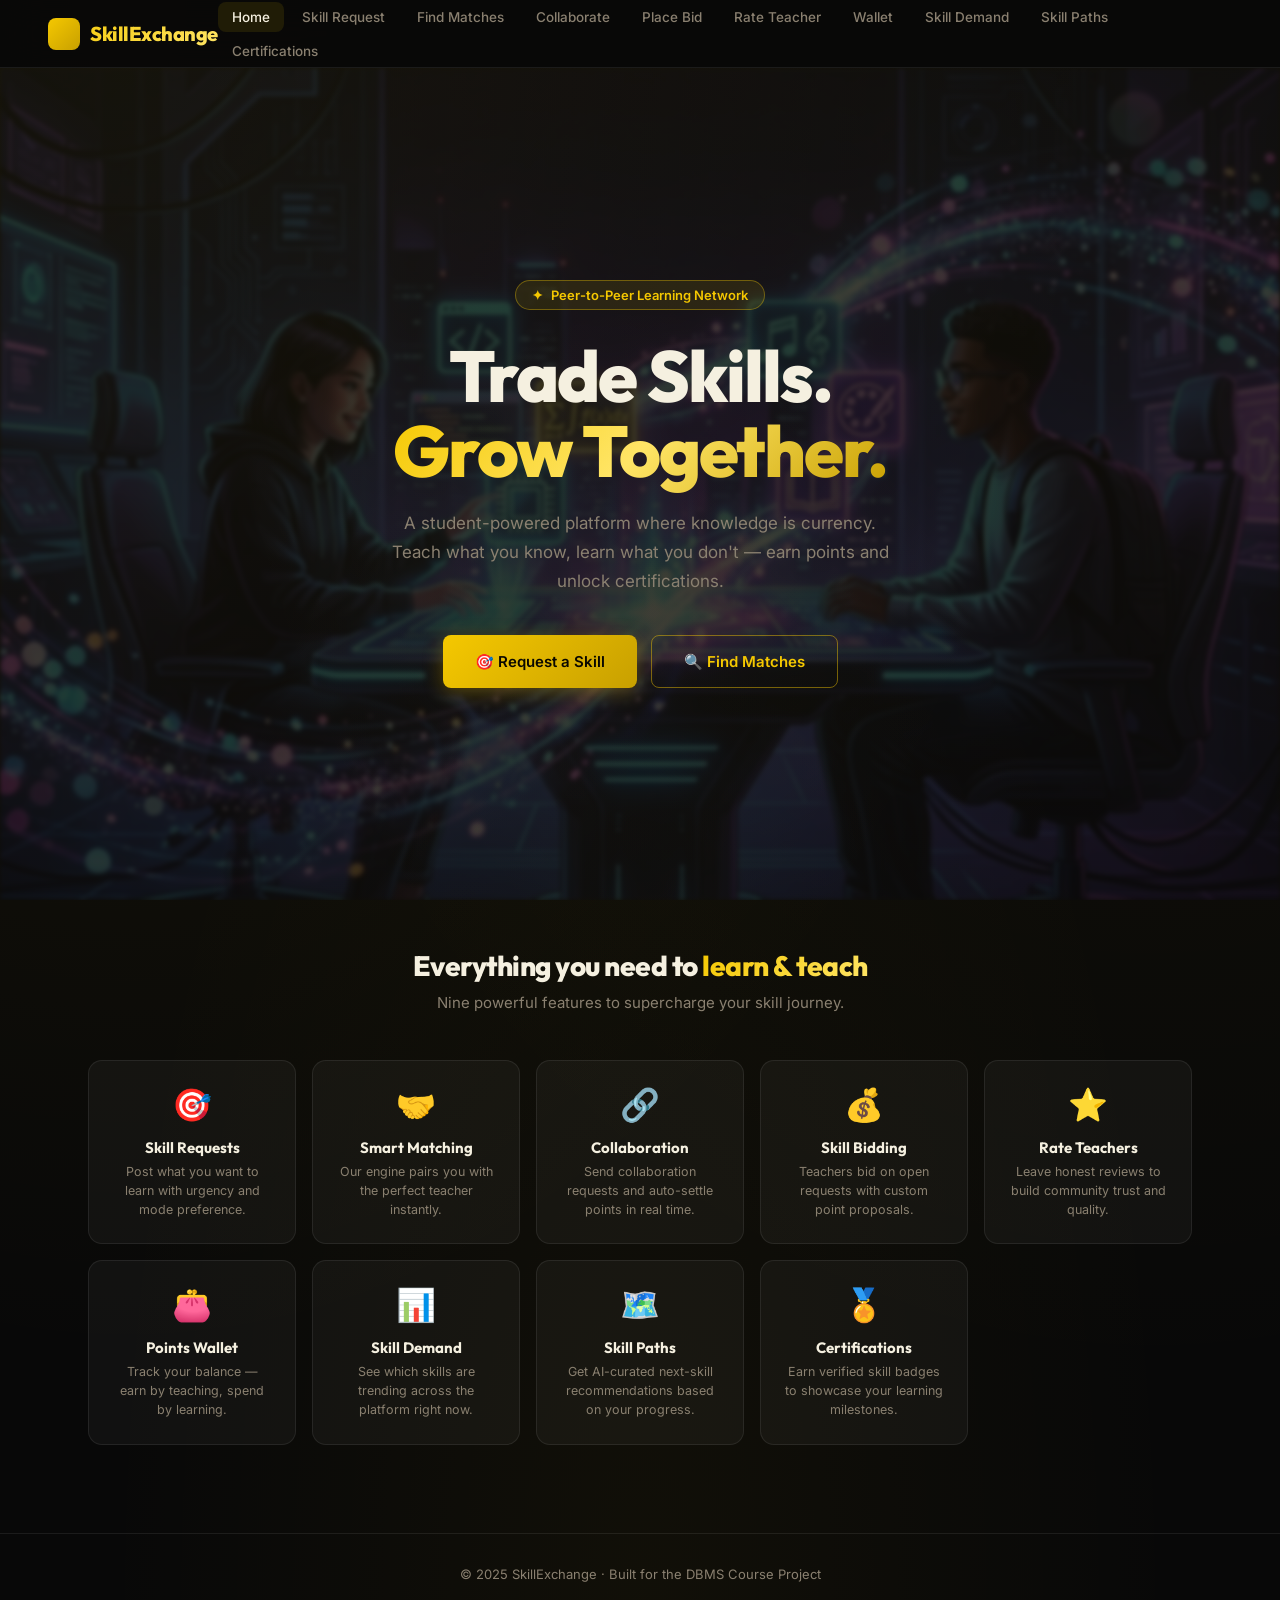
<file: templates/index.html>
<!DOCTYPE html>
<html lang="en">
<head>
  <meta charset="UTF-8">
  <meta name="viewport" content="width=device-width, initial-scale=1.0">
  <title>Skill Exchange — Peer Learning Platform</title>
  <meta name="description" content="Connect with students to teach and learn new skills through a points-based exchange platform.">
  <link rel="stylesheet" href="/static/style.css">
</head>
<body>

<!-- ── Navbar ── -->
<nav class="navbar">
  <div class="logo">
    <div class="logo-icon">⚡</div>
    SkillExchange
  </div>
  <div class="nav-links">
    <a href="/" class="active">Home</a>
    <a href="/add_skill_request_page">Skill Request</a>
    <a href="/match_page">Find Matches</a>
    <a href="/add_collab_page">Collaborate</a>
    <a href="/bid_page">Place Bid</a>
    <a href="/rating_page">Rate Teacher</a>
    <a href="/wallet_page">Wallet</a>
    <a href="/demand_page">Skill Demand</a>
    <a href="/path_page">Skill Paths</a>
    <a href="/certifications_page">Certifications</a>
  </div>
</nav>

<!-- ── Hero ── -->
<section class="hero">
  <img class="hero-bg-image" src="/static/hero_banner.png" alt="Hero background">
  <div class="hero-content">
    <div class="hero-badge">
      <span>✦</span> Peer-to-Peer Learning Network
    </div>
    <h1>
      Trade Skills.<br>
      <span class="gradient-text">Grow Together.</span>
    </h1>
    <p>
      A student-powered platform where knowledge is currency.
      Teach what you know, learn what you don't — earn points and unlock certifications.
    </p>
    <div class="hero-actions">
      <a href="/add_skill_request_page" class="btn btn-primary btn-lg">🎯 Request a Skill</a>
      <a href="/match_page" class="btn btn-outline btn-lg">🔍 Find Matches</a>
    </div>
  </div>
</section>

<!-- ── Feature Grid ── -->
<section>
  <div style="text-align:center; padding: 48px 48px 0;">
    <h2 style="font-family:'Outfit',sans-serif; font-size:28px; font-weight:800; letter-spacing:-0.5px;">
      Everything you need to <span style="background:linear-gradient(135deg,#f5c800,#ffe566);-webkit-background-clip:text;-webkit-text-fill-color:transparent;background-clip:text;">learn & teach</span>
    </h2>
    <p style="color:var(--text-muted); margin-top:10px; font-size:15px;">Nine powerful features to supercharge your skill journey.</p>
  </div>

  <div class="feature-grid">

    <a href="/add_skill_request_page" class="feature-card">
      <span class="feature-icon">🎯</span>
      <h3>Skill Requests</h3>
      <p>Post what you want to learn with urgency and mode preference.</p>
    </a>

    <a href="/match_page" class="feature-card">
      <span class="feature-icon">🤝</span>
      <h3>Smart Matching</h3>
      <p>Our engine pairs you with the perfect teacher instantly.</p>
    </a>

    <a href="/add_collab_page" class="feature-card">
      <span class="feature-icon">🔗</span>
      <h3>Collaboration</h3>
      <p>Send collaboration requests and auto-settle points in real time.</p>
    </a>

    <a href="/bid_page" class="feature-card">
      <span class="feature-icon">💰</span>
      <h3>Skill Bidding</h3>
      <p>Teachers bid on open requests with custom point proposals.</p>
    </a>


    <a href="/rating_page" class="feature-card">
      <span class="feature-icon">⭐</span>
      <h3>Rate Teachers</h3>
      <p>Leave honest reviews to build community trust and quality.</p>
    </a>

    <a href="/wallet_page" class="feature-card">
      <span class="feature-icon">👛</span>
      <h3>Points Wallet</h3>
      <p>Track your balance — earn by teaching, spend by learning.</p>
    </a>

    <a href="/demand_page" class="feature-card">
      <span class="feature-icon">📊</span>
      <h3>Skill Demand</h3>
      <p>See which skills are trending across the platform right now.</p>
    </a>

    <a href="/path_page" class="feature-card">
      <span class="feature-icon">🗺️</span>
      <h3>Skill Paths</h3>
      <p>Get AI-curated next-skill recommendations based on your progress.</p>
    </a>

    <a href="/certifications_page" class="feature-card">
      <span class="feature-icon">🏅</span>
      <h3>Certifications</h3>
      <p>Earn verified skill badges to showcase your learning milestones.</p>
    </a>

  </div>
</section>

<!-- Footer -->
<footer style="text-align:center; padding:32px; color:var(--text-muted); font-size:13px; border-top:1px solid var(--glass-border); margin-top:40px;">
  © 2025 SkillExchange · Built for the DBMS Course Project
</footer>

<div id="toast"></div>

</body>
</html>
</file>
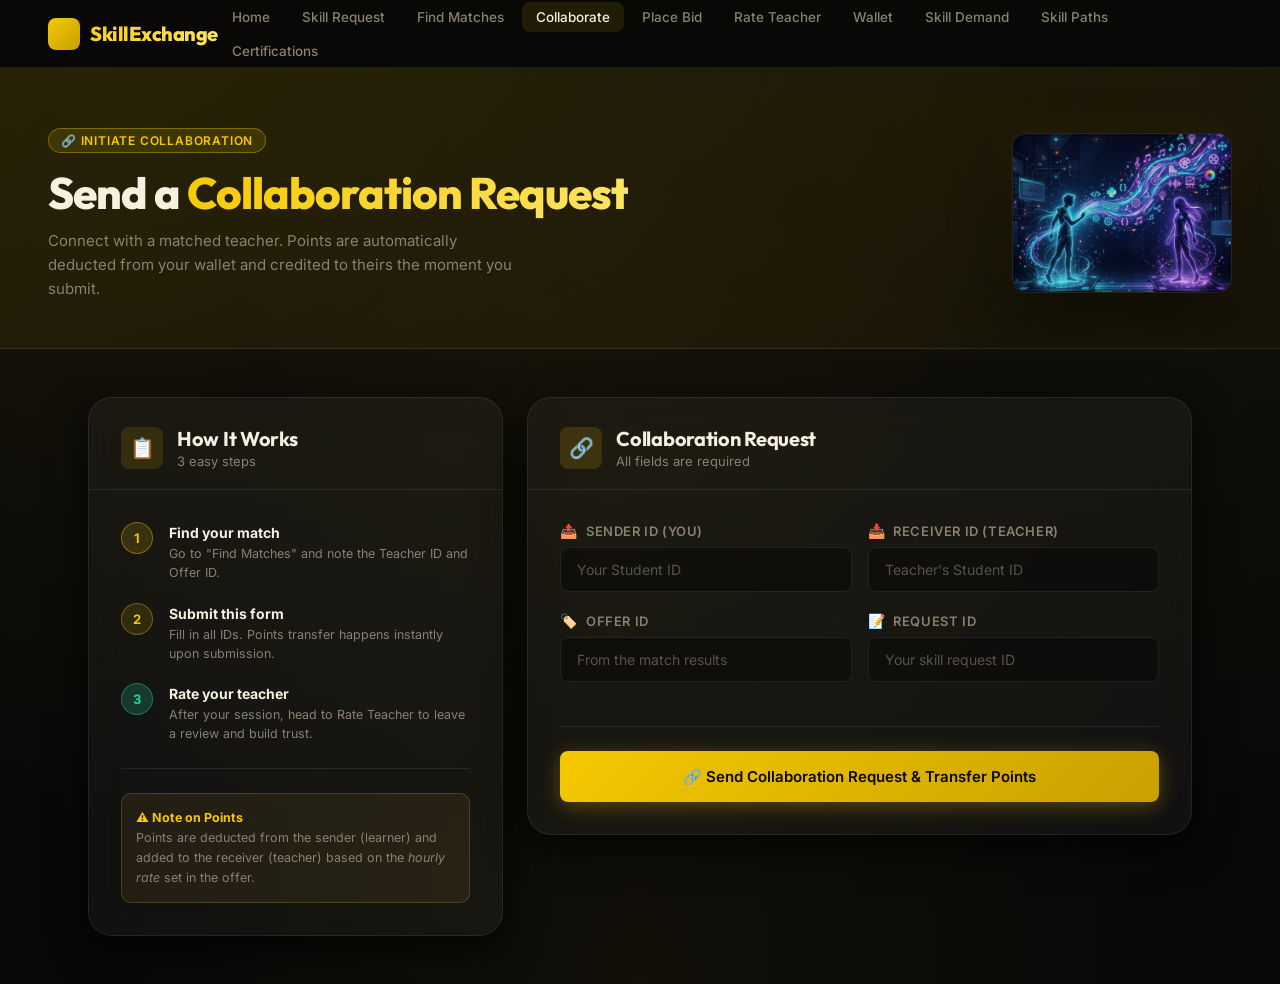
<file: templates/add_collab.html>
<!DOCTYPE html>
<html lang="en">
<head>
  <meta charset="UTF-8">
  <meta name="viewport" content="width=device-width, initial-scale=1.0">
  <title>Collaboration Request — SkillExchange</title>
  <meta name="description" content="Send a collaboration request and auto-transfer skill points.">
  <link rel="stylesheet" href="/static/style.css">
</head>
<body>

<nav class="navbar">
  <div class="logo"><div class="logo-icon">⚡</div>SkillExchange</div>
  <div class="nav-links">
    <a href="/">Home</a>
    <a href="/add_skill_request_page">Skill Request</a>
    <a href="/match_page">Find Matches</a>
    <a href="/add_collab_page" class="active">Collaborate</a>
    <a href="/bid_page">Place Bid</a>
    <a href="/rating_page">Rate Teacher</a>
    <a href="/wallet_page">Wallet</a>
    <a href="/demand_page">Skill Demand</a>
    <a href="/path_page">Skill Paths</a>
    <a href="/certifications_page">Certifications</a>
  </div>
</nav>

<!-- Page Header -->
<div class="page-header">
  <div class="page-header-text">
    <div class="tag">🔗 Initiate Collaboration</div>
    <h1>Send a <span>Collaboration Request</span></h1>
    <p>Connect with a matched teacher. Points are automatically deducted from your wallet and credited to theirs the moment you submit.</p>
  </div>
  <div class="page-header-image">
    <img src="/static/match_banner.png" alt="Collaboration Illustration">
  </div>
</div>

<div class="page-content">
  <div style="display:grid; grid-template-columns:1fr 1.6fr; gap:24px; align-items:start;">

    <!-- Process Steps -->
    <div class="card">
      <div class="card-header">
        <div class="card-header-icon violet">📋</div>
        <div><h2>How It Works</h2><p>3 easy steps</p></div>
      </div>
      <div class="card-body">

        <div style="display:flex; flex-direction:column; gap:20px;">
          <div style="display:flex; gap:16px; align-items:flex-start;">
            <div style="width:32px; height:32px; background:rgba(245,200,0,0.15); border:1px solid rgba(245,200,0,0.4); border-radius:50%; display:flex; align-items:center; justify-content:center; font-size:13px; font-weight:700; color:#f5c800; flex-shrink:0;">1</div>
            <div>
              <strong style="font-size:14px;">Find your match</strong>
              <p style="font-size:12.5px; color:var(--text-muted); margin-top:3px; line-height:1.5;">Go to "Find Matches" and note the Teacher ID and Offer ID.</p>
            </div>
          </div>
          <div style="display:flex; gap:16px; align-items:flex-start;">
            <div style="width:32px; height:32px; background:rgba(245,200,0,0.12); border:1px solid rgba(245,200,0,0.35); border-radius:50%; display:flex; align-items:center; justify-content:center; font-size:13px; font-weight:700; color:#f5c800; flex-shrink:0;">2</div>
            <div>
              <strong style="font-size:14px;">Submit this form</strong>
              <p style="font-size:12.5px; color:var(--text-muted); margin-top:3px; line-height:1.5;">Fill in all IDs. Points transfer happens instantly upon submission.</p>
            </div>
          </div>
          <div style="display:flex; gap:16px; align-items:flex-start;">
            <div style="width:32px; height:32px; background:rgba(34,211,160,0.2); border:1px solid rgba(34,211,160,0.4); border-radius:50%; display:flex; align-items:center; justify-content:center; font-size:13px; font-weight:700; color:var(--success); flex-shrink:0;">3</div>
            <div>
              <strong style="font-size:14px;">Rate your teacher</strong>
              <p style="font-size:12.5px; color:var(--text-muted); margin-top:3px; line-height:1.5;">After your session, head to Rate Teacher to leave a review and build trust.</p>
            </div>
          </div>
        </div>

        <div class="divider"></div>

        <div style="background:rgba(245,200,66,0.07); border:1px solid rgba(245,200,66,0.2); border-radius:10px; padding:14px; font-size:12.5px; color:var(--text-muted); line-height:1.6;">
          <strong style="color:var(--accent-gold);">⚠️ Note on Points</strong><br>
          Points are deducted from the sender (learner) and added to the receiver (teacher) based on the <em>hourly rate</em> set in the offer.
        </div>
      </div>
    </div>

    <!-- Form -->
    <div class="card">
      <div class="card-header">
        <div class="card-header-icon blue">🔗</div>
        <div><h2>Collaboration Request</h2><p>All fields are required</p></div>
      </div>
      <div class="card-body">
        <form action="/add_collab" method="POST">

          <div class="form-grid-2">
            <div class="form-group">
              <label><span class="label-icon">📤</span> Sender ID (You)</label>
              <input type="number" name="sender_id" placeholder="Your Student ID" required>
            </div>
            <div class="form-group">
              <label><span class="label-icon">📥</span> Receiver ID (Teacher)</label>
              <input type="number" name="receiver_id" placeholder="Teacher's Student ID" required>
            </div>
          </div>

          <div class="form-grid-2">
            <div class="form-group">
              <label><span class="label-icon">🏷️</span> Offer ID</label>
              <input type="number" name="offer_id" placeholder="From the match results" required>
            </div>
            <div class="form-group">
              <label><span class="label-icon">📝</span> Request ID</label>
              <input type="number" name="request_id" placeholder="Your skill request ID" required>
            </div>
          </div>

          <div class="divider"></div>

          <button type="submit" class="btn btn-primary btn-full btn-lg">
            🔗 Send Collaboration Request &amp; Transfer Points
          </button>

        </form>
      </div>
    </div>

  </div>
</div>

<div id="toast"></div>
</body>
</html>
</file>
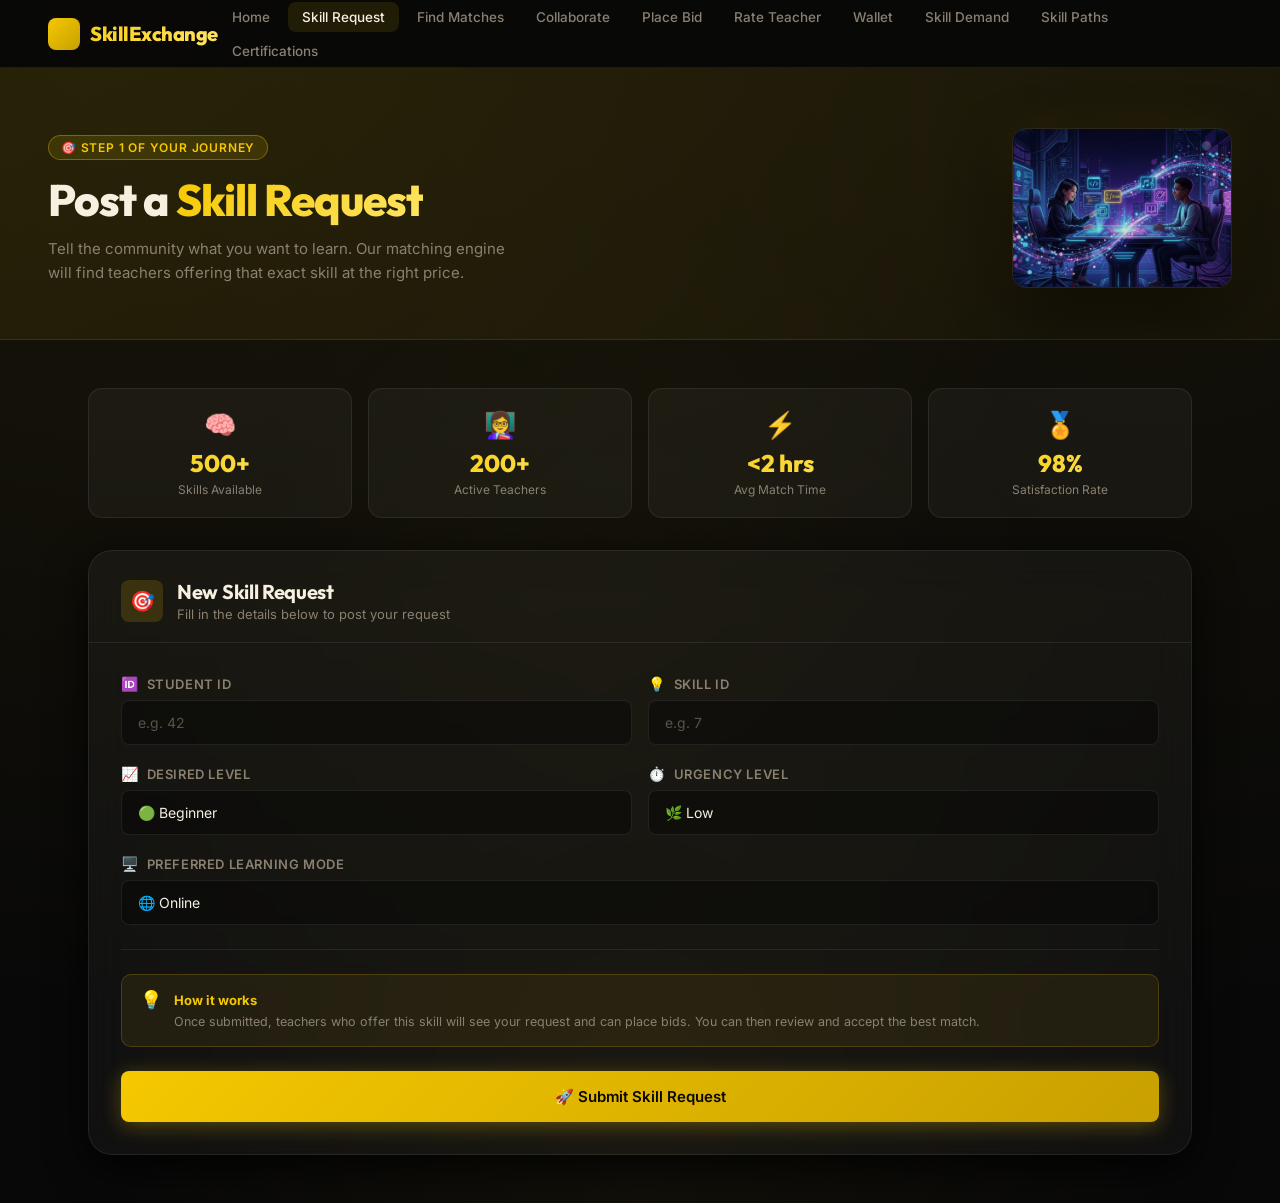
<file: templates/add_skill_request.html>
<!DOCTYPE html>
<html lang="en">
<head>
  <meta charset="UTF-8">
  <meta name="viewport" content="width=device-width, initial-scale=1.0">
  <title>Skill Request — SkillExchange</title>
  <meta name="description" content="Submit a new skill learning request and find the right teacher.">
  <link rel="stylesheet" href="/static/style.css">
</head>
<body>

<nav class="navbar">
  <div class="logo"><div class="logo-icon">⚡</div>SkillExchange</div>
  <div class="nav-links">
    <a href="/">Home</a>
    <a href="/add_skill_request_page" class="active">Skill Request</a>
    <a href="/match_page">Find Matches</a>
    <a href="/add_collab_page">Collaborate</a>
    <a href="/bid_page">Place Bid</a>
    <a href="/rating_page">Rate Teacher</a>
    <a href="/wallet_page">Wallet</a>
    <a href="/demand_page">Skill Demand</a>
    <a href="/path_page">Skill Paths</a>
    <a href="/certifications_page">Certifications</a>
  </div>
</nav>

<!-- Page Header -->
<div class="page-header">
  <div class="page-header-text">
    <div class="tag">🎯 Step 1 of your journey</div>
    <h1>Post a <span>Skill Request</span></h1>
    <p>Tell the community what you want to learn. Our matching engine will find teachers offering that exact skill at the right price.</p>
  </div>
  <div class="page-header-image">
    <img src="/static/hero_banner.png" alt="Skill Request Illustration">
  </div>
</div>

<!-- Stats Strip -->
<div class="page-content">

  <div class="stats-strip">
    <div class="stat-card">
      <div class="stat-icon">🧠</div>
      <div class="stat-value">500+</div>
      <div class="stat-label">Skills Available</div>
    </div>
    <div class="stat-card">
      <div class="stat-icon">👩‍🏫</div>
      <div class="stat-value">200+</div>
      <div class="stat-label">Active Teachers</div>
    </div>
    <div class="stat-card">
      <div class="stat-icon">⚡</div>
      <div class="stat-value">&lt;2 hrs</div>
      <div class="stat-label">Avg Match Time</div>
    </div>
    <div class="stat-card">
      <div class="stat-icon">🏅</div>
      <div class="stat-value">98%</div>
      <div class="stat-label">Satisfaction Rate</div>
    </div>
  </div>

  <!-- Form Card -->
  <div class="card">
    <div class="card-header">
      <div class="card-header-icon blue">🎯</div>
      <div>
        <h2>New Skill Request</h2>
        <p>Fill in the details below to post your request</p>
      </div>
    </div>
    <div class="card-body">

      <form action="/add_skill_request" method="POST" id="skillRequestForm">

        <div class="form-grid-2">
          <div class="form-group">
            <label><span class="label-icon">🆔</span> Student ID</label>
            <input type="number" name="student_id" placeholder="e.g. 42" required>
          </div>
          <div class="form-group">
            <label><span class="label-icon">💡</span> Skill ID</label>
            <input type="number" name="skill_id" placeholder="e.g. 7" required>
          </div>
        </div>

        <div class="form-grid-2">
          <div class="form-group">
            <label><span class="label-icon">📈</span> Desired Level</label>
            <select name="desired_level">
              <option value="Beginner">🟢 Beginner</option>
              <option value="Intermediate">🟡 Intermediate</option>
              <option value="Advanced">🔴 Advanced</option>
            </select>
          </div>
          <div class="form-group">
            <label><span class="label-icon">⏱️</span> Urgency Level</label>
            <select name="urgency_level">
              <option value="Low">🌿 Low</option>
              <option value="Medium">🔶 Medium</option>
              <option value="High">🚨 High</option>
            </select>
          </div>
        </div>

        <div class="form-group">
          <label><span class="label-icon">🖥️</span> Preferred Learning Mode</label>
          <select name="preferred_mode">
            <option value="Online">🌐 Online</option>
            <option value="Offline">🏫 Offline (In-person)</option>
            <option value="Hybrid">⚡ Hybrid</option>
          </select>
        </div>

        <div class="divider"></div>

        <!-- Info tip -->
        <div style="background:rgba(245,200,0,0.07); border:1px solid rgba(245,200,0,0.20); border-radius:10px; padding:14px 18px; margin-bottom:24px; display:flex; align-items:flex-start; gap:12px;">
          <span style="font-size:18px;">💡</span>
          <div>
            <strong style="font-size:13px; color:#f5c800;">How it works</strong>
            <p style="font-size:12.5px; color:var(--text-muted); margin-top:4px; line-height:1.5;">
              Once submitted, teachers who offer this skill will see your request and can place bids. You can then review and accept the best match.
            </p>
          </div>
        </div>

        <button type="submit" class="btn btn-primary btn-full btn-lg">
          🚀 Submit Skill Request
        </button>

      </form>
    </div>
  </div>
</div>

<div id="toast"></div>
</body>
</html>
</file>
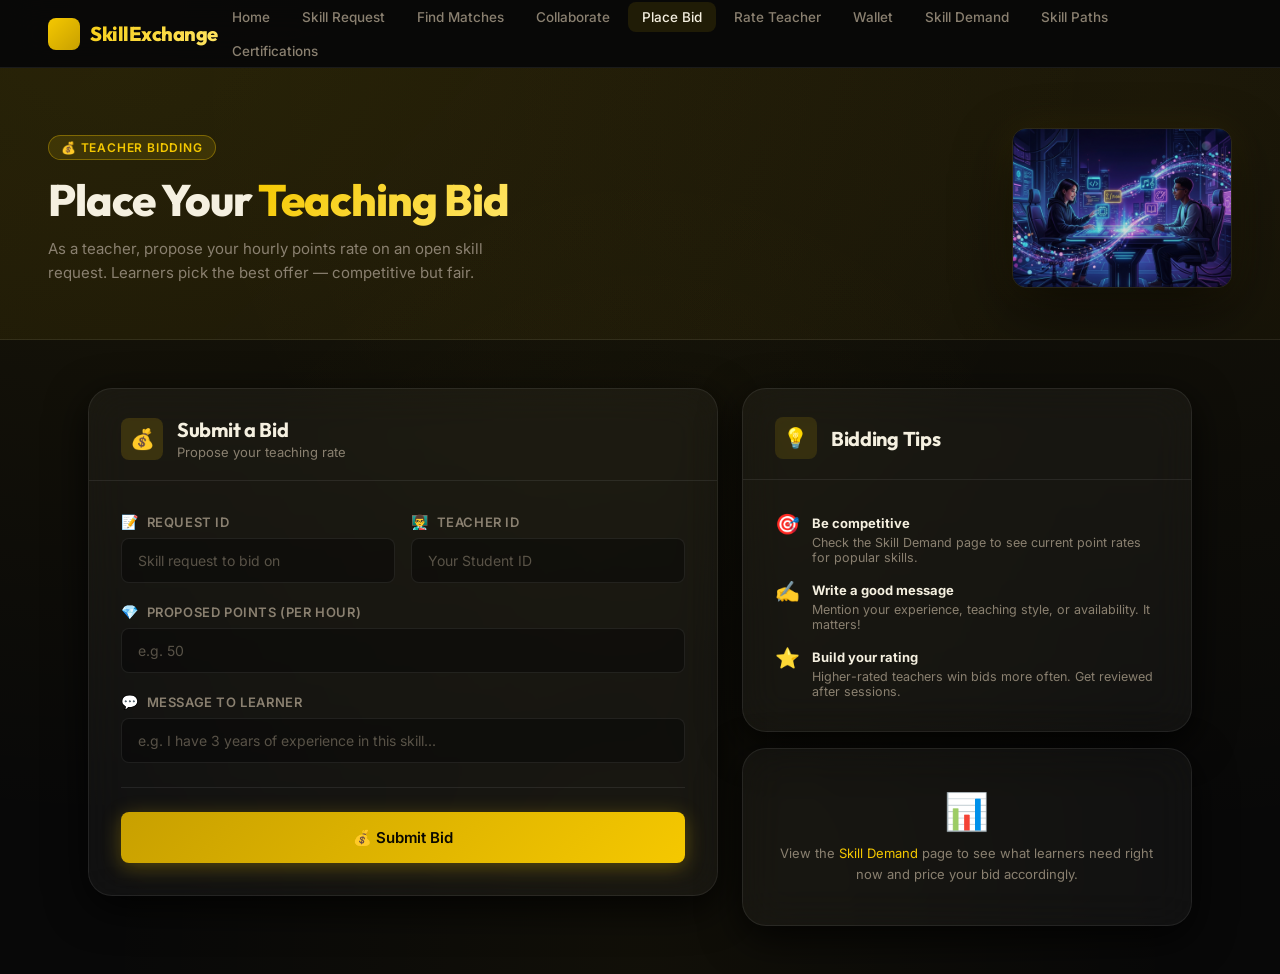
<file: templates/bid.html>
<!DOCTYPE html>
<html lang="en">
<head>
  <meta charset="UTF-8">
  <meta name="viewport" content="width=device-width, initial-scale=1.0">
  <title>Place Bid — SkillExchange</title>
  <meta name="description" content="Place a skill teaching bid and compete for learning opportunities.">
  <link rel="stylesheet" href="/static/style.css">
</head>
<body>

<nav class="navbar">
  <div class="logo"><div class="logo-icon">⚡</div>SkillExchange</div>
  <div class="nav-links">
    <a href="/">Home</a>
    <a href="/add_skill_request_page">Skill Request</a>
    <a href="/match_page">Find Matches</a>
    <a href="/add_collab_page">Collaborate</a>
    <a href="/bid_page" class="active">Place Bid</a>
    <a href="/rating_page">Rate Teacher</a>
    <a href="/wallet_page">Wallet</a>
    <a href="/demand_page">Skill Demand</a>
    <a href="/path_page">Skill Paths</a>
    <a href="/certifications_page">Certifications</a>
  </div>
</nav>

<!-- Page Header -->
<div class="page-header">
  <div class="page-header-text">
    <div class="tag">💰 Teacher Bidding</div>
    <h1>Place Your <span>Teaching Bid</span></h1>
    <p>As a teacher, propose your hourly points rate on an open skill request. Learners pick the best offer — competitive but fair.</p>
  </div>
  <div class="page-header-image">
    <img src="/static/hero_banner.png" alt="Bidding Illustration">
  </div>
</div>

<div class="page-content">
  <div style="display:grid; grid-template-columns:1.4fr 1fr; gap:24px; align-items:start;">

    <!-- Form -->
    <div class="card">
      <div class="card-header">
        <div class="card-header-icon gold">💰</div>
        <div><h2>Submit a Bid</h2><p>Propose your teaching rate</p></div>
      </div>
      <div class="card-body">
        <form action="/place_bid" method="POST">

          <div class="form-grid-2">
            <div class="form-group">
              <label><span class="label-icon">📝</span> Request ID</label>
              <input type="number" name="request_id" placeholder="Skill request to bid on" required>
            </div>
            <div class="form-group">
              <label><span class="label-icon">👨‍🏫</span> Teacher ID</label>
              <input type="number" name="teacher_id" placeholder="Your Student ID" required>
            </div>
          </div>

          <div class="form-group">
            <label><span class="label-icon">💎</span> Proposed Points (per hour)</label>
            <input type="number" name="points" placeholder="e.g. 50" required>
          </div>

          <div class="form-group">
            <label><span class="label-icon">💬</span> Message to Learner</label>
            <input type="text" name="message" placeholder="e.g. I have 3 years of experience in this skill...">
          </div>

          <div class="divider"></div>

          <button type="submit" class="btn btn-violet btn-full btn-lg">
            💰 Submit Bid
          </button>

        </form>
      </div>
    </div>

    <!-- Tips -->
    <div style="display:flex; flex-direction:column; gap:16px;">
      <div class="card">
        <div class="card-header">
          <div class="card-header-icon violet">💡</div>
          <div><h2>Bidding Tips</h2></div>
        </div>
        <div class="card-body">
          <div style="display:flex; flex-direction:column; gap:14px;">
            <div style="display:flex; gap:12px; align-items:flex-start;">
              <span style="font-size:20px;">🎯</span>
              <div>
                <strong style="font-size:13px;">Be competitive</strong>
                <p style="font-size:12.5px; color:var(--text-muted); margin-top:3px;">Check the Skill Demand page to see current point rates for popular skills.</p>
              </div>
            </div>
            <div style="display:flex; gap:12px; align-items:flex-start;">
              <span style="font-size:20px;">✍️</span>
              <div>
                <strong style="font-size:13px;">Write a good message</strong>
                <p style="font-size:12.5px; color:var(--text-muted); margin-top:3px;">Mention your experience, teaching style, or availability. It matters!</p>
              </div>
            </div>
            <div style="display:flex; gap:12px; align-items:flex-start;">
              <span style="font-size:20px;">⭐</span>
              <div>
                <strong style="font-size:13px;">Build your rating</strong>
                <p style="font-size:12.5px; color:var(--text-muted); margin-top:3px;">Higher-rated teachers win bids more often. Get reviewed after sessions.</p>
              </div>
            </div>
          </div>
        </div>
      </div>

      <div class="card">
        <div class="card-body">
          <div style="text-align:center; padding:8px 0;">
            <div style="font-size:36px; margin-bottom:10px;">📊</div>
            <p style="font-size:13px; color:var(--text-muted); line-height:1.6;">
              View the <a href="/demand_page" style="color:#f5c800; text-decoration:none;">Skill Demand</a> page to see what learners need right now and price your bid accordingly.
            </p>
          </div>
        </div>
      </div>
    </div>

  </div>
</div>

<div id="toast"></div>
</body>
</html>
</file>
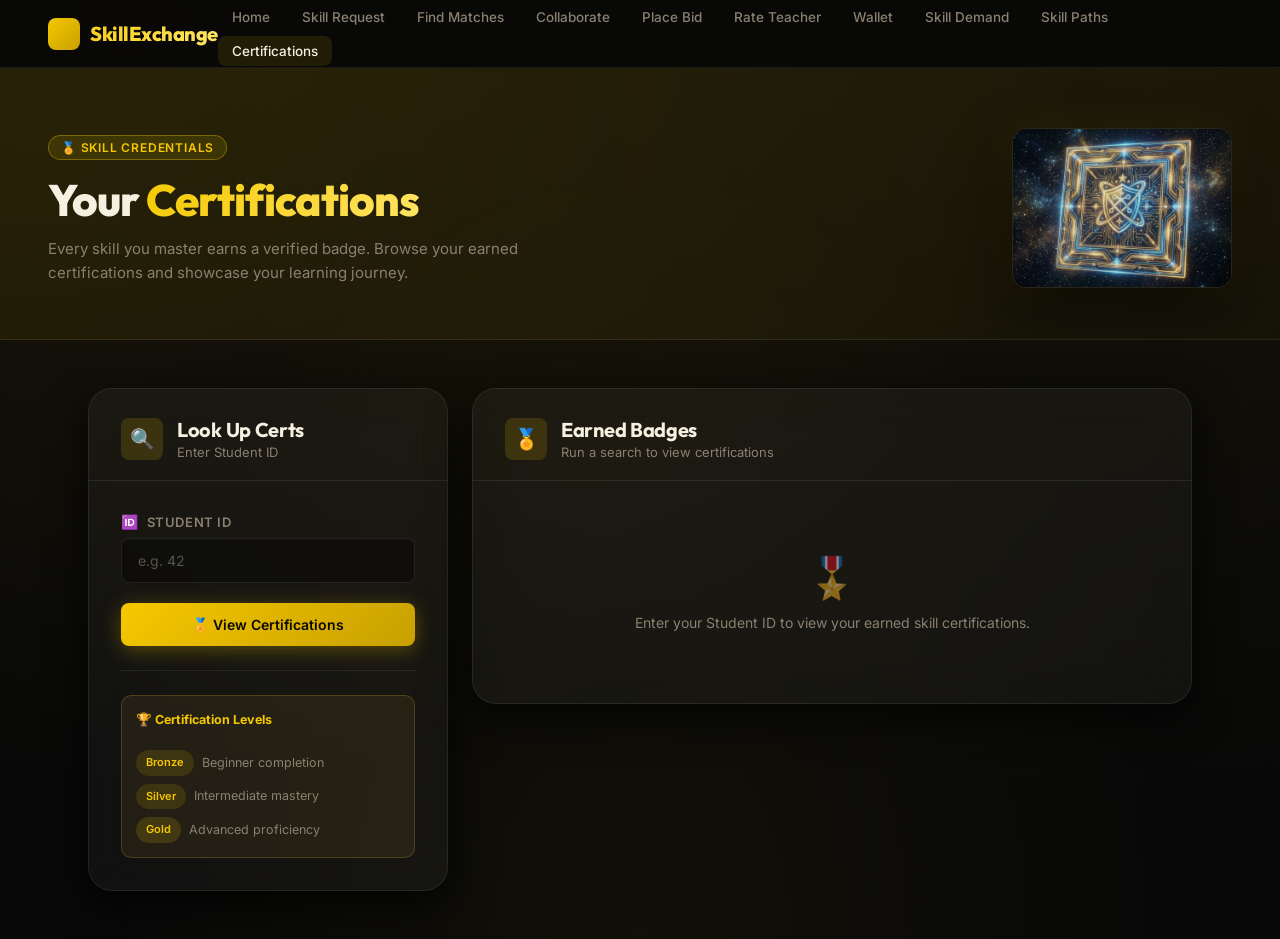
<file: templates/certifications.html>
<!DOCTYPE html>
<html lang="en">
<head>
  <meta charset="UTF-8">
  <meta name="viewport" content="width=device-width, initial-scale=1.0">
  <title>Certifications — SkillExchange</title>
  <link rel="stylesheet" href="/static/style.css">
</head>
<body>
<nav class="navbar">
  <div class="logo"><div class="logo-icon">⚡</div>SkillExchange</div>
  <div class="nav-links">
    <a href="/">Home</a><a href="/add_skill_request_page">Skill Request</a>
    <a href="/match_page">Find Matches</a><a href="/add_collab_page">Collaborate</a>
    <a href="/bid_page">Place Bid</a>
    <a href="/rating_page">Rate Teacher</a><a href="/wallet_page">Wallet</a>
    <a href="/demand_page">Skill Demand</a><a href="/path_page">Skill Paths</a>
    <a href="/certifications_page" class="active">Certifications</a>
  </div>
</nav>

<div class="page-header">
  <div class="page-header-text">
    <div class="tag">🏅 Skill Credentials</div>
    <h1>Your <span>Certifications</span></h1>
    <p>Every skill you master earns a verified badge. Browse your earned certifications and showcase your learning journey.</p>
  </div>
  <div class="page-header-image">
    <img src="/static/cert_banner.png" alt="Certifications">
  </div>
</div>

<div class="page-content">
  <div style="display:grid;grid-template-columns:1fr 2fr;gap:24px;align-items:start;">

    <div class="card">
      <div class="card-header">
        <div class="card-header-icon gold">🔍</div>
        <div><h2>Look Up Certs</h2><p>Enter Student ID</p></div>
      </div>
      <div class="card-body">
        <form onsubmit="viewCerts(event)">
          <div class="form-group">
            <label><span class="label-icon">🆔</span> Student ID</label>
            <input type="number" id="cert_id" placeholder="e.g. 42" required>
          </div>
          <button type="submit" class="btn btn-primary btn-full" id="certBtn">🏅 View Certifications</button>
        </form>
        <div class="divider"></div>
        <div style="background:rgba(245,200,66,0.07);border:1px solid rgba(245,200,66,0.2);border-radius:10px;padding:14px;font-size:12.5px;color:var(--text-muted);line-height:1.6;">
          <strong style="color:var(--accent-gold);">🏆 Certification Levels</strong><br><br>
          <div style="display:flex;flex-direction:column;gap:8px;">
            <div style="display:flex;align-items:center;gap:8px;"><span class="result-badge">Bronze</span><span>Beginner completion</span></div>
            <div style="display:flex;align-items:center;gap:8px;"><span class="result-badge violet">Silver</span><span>Intermediate mastery</span></div>
            <div style="display:flex;align-items:center;gap:8px;"><span class="result-badge gold">Gold</span><span>Advanced proficiency</span></div>
          </div>
        </div>
      </div>
    </div>

    <div class="card">
      <div class="card-header">
        <div class="card-header-icon gold">🏅</div>
        <div>
          <h2>Earned Badges</h2>
          <p id="cert-count">Run a search to view certifications</p>
        </div>
      </div>
      <div class="card-body">
        <div id="cert-empty" class="empty-state">
          <div class="empty-icon">🎖️</div>
          <p>Enter your Student ID to view your earned skill certifications.</p>
        </div>
        <ul id="cert_result" class="result-list" style="display:none;"></ul>
      </div>
    </div>

  </div>
</div>

<div id="toast"></div>
<script>
const levelIcons = { Bronze:'🥉', Silver:'🥈', Gold:'🥇' };
const levelBadge = { Bronze:'', Silver:'violet', Gold:'gold' };

function viewCerts(e) {
  e.preventDefault();
  const id = document.getElementById('cert_id').value;
  const btn = document.getElementById('certBtn');
  btn.textContent = '⏳ Loading...';
  btn.disabled = true;

  fetch(`/certifications/${id}`)
    .then(res => res.json())
    .then(data => {
      btn.textContent = '🏅 View Certifications';
      btn.disabled = false;
      const list = document.getElementById('cert_result');
      const empty = document.getElementById('cert-empty');
      const count = document.getElementById('cert-count');
      list.innerHTML = '';

      if (!data.length) {
        empty.style.display = 'block';
        list.style.display = 'none';
        count.textContent = 'No certifications found';
        return;
      }

      empty.style.display = 'none';
      list.style.display = 'flex';
      count.textContent = `${data.length} certification${data.length > 1 ? 's' : ''} earned`;

      data.forEach((cert, i) => {
        const li = document.createElement('li');
        li.style.animationDelay = `${i * 0.07}s`;
        const icon = levelIcons[cert.certification_level] || '🏅';
        const badge = levelBadge[cert.certification_level] || '';
        li.innerHTML = `
          <div class="result-card-icon" style="background:rgba(245,200,66,0.15);">${icon}</div>
          <div class="result-card-body">
            <strong>${cert.skill_name}</strong>
            <span>Issued: ${cert.issue_date}</span>
          </div>
          <div class="result-badge ${badge}">${cert.certification_level}</div>
        `;
        list.appendChild(li);
      });
    })
    .catch(() => { btn.textContent='🏅 View Certifications'; btn.disabled=false; });
}
</script>
</body>
</html>
</file>
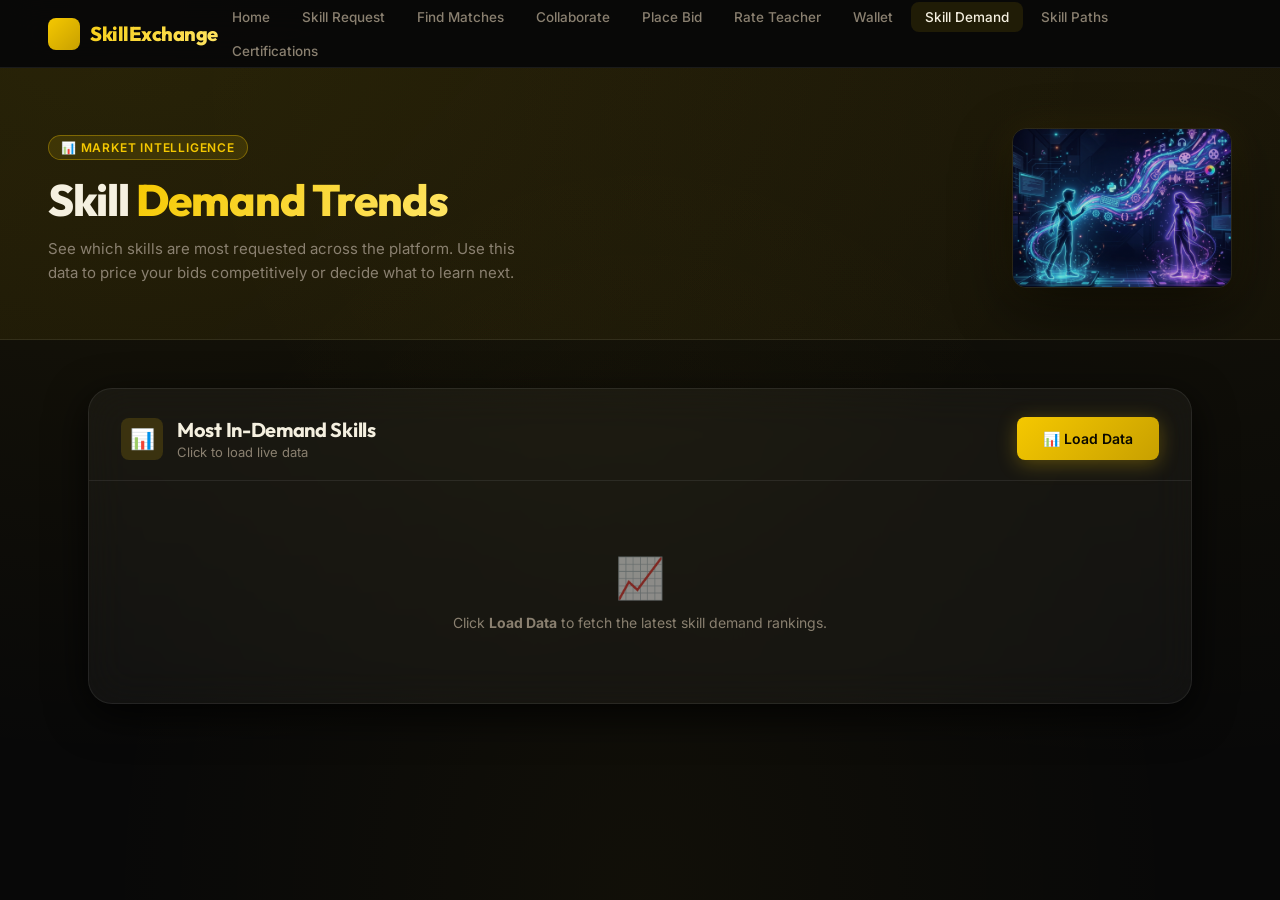
<file: templates/demand.html>
<!DOCTYPE html>
<html lang="en">
<head>
  <meta charset="UTF-8">
  <meta name="viewport" content="width=device-width, initial-scale=1.0">
  <title>Skill Demand — SkillExchange</title>
  <link rel="stylesheet" href="/static/style.css">
</head>
<body>
<nav class="navbar">
  <div class="logo"><div class="logo-icon">⚡</div>SkillExchange</div>
  <div class="nav-links">
    <a href="/">Home</a><a href="/add_skill_request_page">Skill Request</a>
    <a href="/match_page">Find Matches</a><a href="/add_collab_page">Collaborate</a>
    <a href="/bid_page">Place Bid</a>
    <a href="/rating_page">Rate Teacher</a><a href="/wallet_page">Wallet</a>
    <a href="/demand_page" class="active">Skill Demand</a><a href="/path_page">Skill Paths</a>
    <a href="/certifications_page">Certifications</a>
  </div>
</nav>

<div class="page-header">
  <div class="page-header-text">
    <div class="tag">📊 Market Intelligence</div>
    <h1>Skill <span>Demand Trends</span></h1>
    <p>See which skills are most requested across the platform. Use this data to price your bids competitively or decide what to learn next.</p>
  </div>
  <div class="page-header-image">
    <img src="/static/match_banner.png" alt="Demand Chart">
  </div>
</div>

<div class="page-content">
  <div class="card">
    <div class="card-header">
      <div class="card-header-icon blue">📊</div>
      <div><h2>Most In-Demand Skills</h2><p id="demand-subtitle">Click to load live data</p></div>
      <button onclick="loadDemand()" class="btn btn-primary" id="demandBtn" style="margin-left:auto;">📊 Load Data</button>
    </div>
    <div class="card-body">
      <div id="demand-empty" class="empty-state">
        <div class="empty-icon">📈</div>
        <p>Click <strong>Load Data</strong> to fetch the latest skill demand rankings.</p>
      </div>
      <div id="demand_list" class="demand-bar-wrap" style="display:none;"></div>
    </div>
  </div>
</div>

<div id="toast"></div>
<script>
function loadDemand() {
  const btn = document.getElementById('demandBtn');
  btn.textContent = '⏳ Loading...';
  btn.disabled = true;

  fetch('/skill_demand')
    .then(res => res.json())
    .then(data => {
      btn.textContent = '🔄 Refresh';
      btn.disabled = false;

      const container = document.getElementById('demand_list');
      const empty = document.getElementById('demand-empty');
      const sub = document.getElementById('demand-subtitle');
      container.innerHTML = '';

      if (!data.length) {
        sub.textContent = 'No data available';
        return;
      }

      empty.style.display = 'none';
      container.style.display = 'flex';
      sub.textContent = `${data.length} skills ranked by request count`;

      const max = data[0].demand;
      const colors = [
        'linear-gradient(90deg,#f5c842,#ffdeaa)',
        'linear-gradient(90deg,#c0c0c0,#e8e8e8)',
        'linear-gradient(90deg,#cd7f32,#e8a87c)',
      ];

      data.forEach((skill, i) => {
        const pct = Math.max(4, Math.round((skill.demand / max) * 100));
        const color = i < 3 ? colors[i] : 'linear-gradient(90deg,#c8a000,#f5c800)';
        const rankLabel = i === 0 ? '🥇' : i === 1 ? '🥈' : i === 2 ? '🥉' : `#${i+1}`;

        const div = document.createElement('div');
        div.className = 'demand-bar-item';
        div.style.animationDelay = `${i * 0.05}s`;
        div.innerHTML = `
          <span style="min-width:28px;text-align:center;font-size:14px;">${rankLabel}</span>
          <span class="bar-label">${skill.skill_name}</span>
          <div class="bar-track">
            <div class="bar-fill" style="width:0%;background:${color};" data-width="${pct}"></div>
          </div>
          <span class="bar-count">${skill.demand} req</span>
        `;
        container.appendChild(div);
      });

      // Animate bars
      requestAnimationFrame(() => {
        document.querySelectorAll('.bar-fill').forEach(bar => {
          bar.style.width = bar.dataset.width + '%';
        });
      });
    })
    .catch(() => { btn.textContent = '📊 Load Data'; btn.disabled = false; });
}
</script>
</body>
</html>
</file>
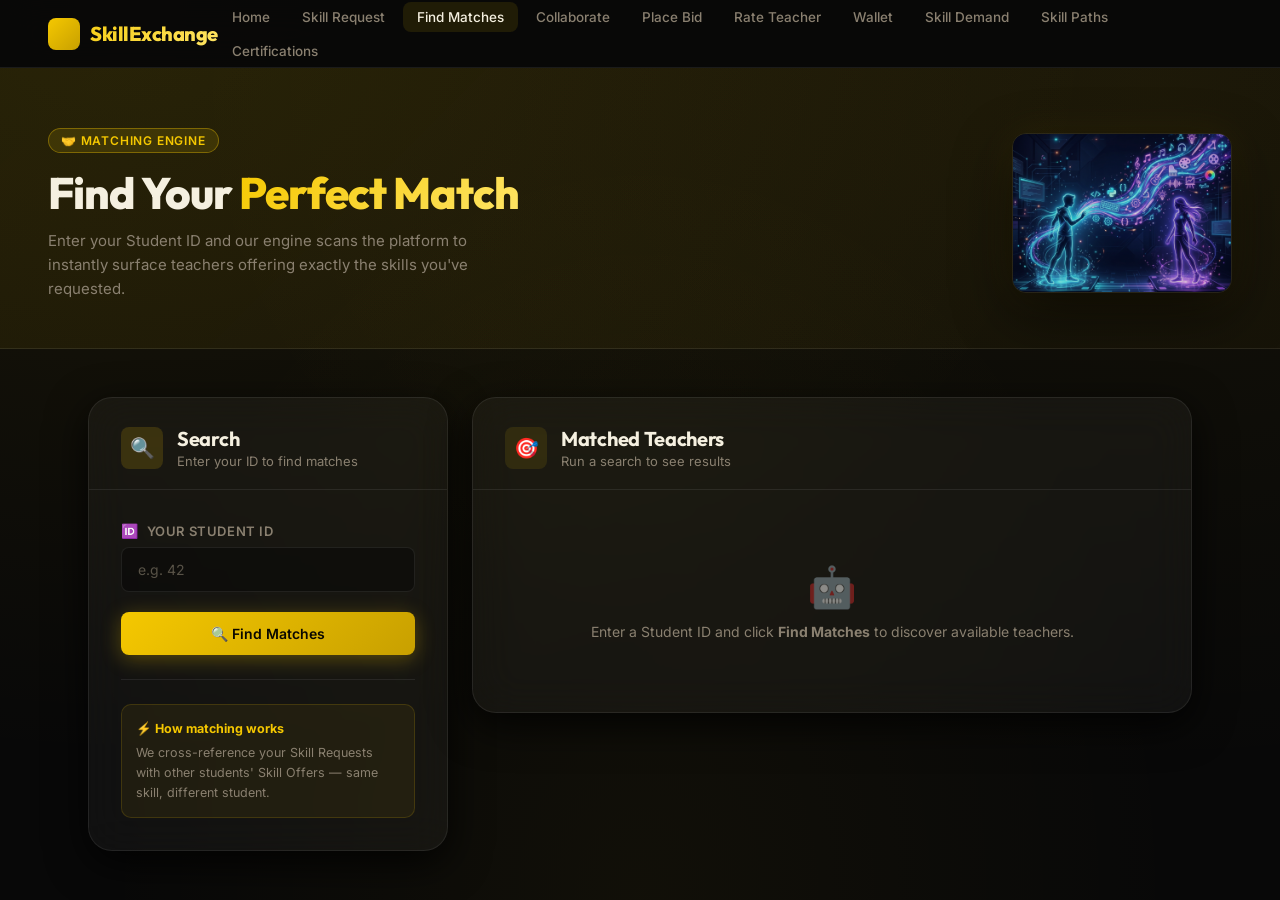
<file: templates/match.html>
<!DOCTYPE html>
<html lang="en">
<head>
  <meta charset="UTF-8">
  <meta name="viewport" content="width=device-width, initial-scale=1.0">
  <title>Find Skill Matches — SkillExchange</title>
  <meta name="description" content="Find students who can teach you the skills you want to learn.">
  <link rel="stylesheet" href="/static/style.css">
</head>
<body>

<nav class="navbar">
  <div class="logo"><div class="logo-icon">⚡</div>SkillExchange</div>
  <div class="nav-links">
    <a href="/">Home</a>
    <a href="/add_skill_request_page">Skill Request</a>
    <a href="/match_page" class="active">Find Matches</a>
    <a href="/add_collab_page">Collaborate</a>
    <a href="/bid_page">Place Bid</a>
    <a href="/rating_page">Rate Teacher</a>
    <a href="/wallet_page">Wallet</a>
    <a href="/demand_page">Skill Demand</a>
    <a href="/path_page">Skill Paths</a>
    <a href="/certifications_page">Certifications</a>
  </div>
</nav>

<!-- Page Header -->
<div class="page-header">
  <div class="page-header-text">
    <div class="tag">🤝 Matching Engine</div>
    <h1>Find Your <span>Perfect Match</span></h1>
    <p>Enter your Student ID and our engine scans the platform to instantly surface teachers offering exactly the skills you've requested.</p>
  </div>
  <div class="page-header-image">
    <img src="/static/match_banner.png" alt="Match Illustration">
  </div>
</div>

<div class="page-content">
  <div style="display:grid; grid-template-columns:1fr 2fr; gap:24px; align-items:start;">

    <!-- Search card -->
    <div class="card">
      <div class="card-header">
        <div class="card-header-icon blue">🔍</div>
        <div>
          <h2>Search</h2>
          <p>Enter your ID to find matches</p>
        </div>
      </div>
      <div class="card-body">
        <form onsubmit="findMatches(event)">
          <div class="form-group">
            <label><span class="label-icon">🆔</span> Your Student ID</label>
            <input type="number" id="match_id" placeholder="e.g. 42" required>
          </div>
          <button type="submit" class="btn btn-primary btn-full" id="searchBtn">
            🔍 Find Matches
          </button>
        </form>

        <div class="divider"></div>

        <div style="background:rgba(245,200,0,0.06); border:1px solid rgba(245,200,0,0.15); border-radius:10px; padding:14px; font-size:12.5px; color:var(--text-muted); line-height:1.6;">
          <strong style="color:#f5c800; display:block; margin-bottom:4px;">⚡ How matching works</strong>
          We cross-reference your Skill Requests with other students' Skill Offers — same skill, different student.
        </div>
      </div>
    </div>

    <!-- Results card -->
    <div class="card">
      <div class="card-header">
        <div class="card-header-icon cyan">🎯</div>
        <div>
          <h2>Matched Teachers</h2>
          <p id="result-count">Run a search to see results</p>
        </div>
      </div>
      <div class="card-body">
        <div id="empty-state" class="empty-state">
          <div class="empty-icon">🤖</div>
          <p>Enter a Student ID and click <strong>Find Matches</strong> to discover available teachers.</p>
        </div>
        <ul id="match_result" class="result-list" style="display:none;"></ul>
      </div>
    </div>

  </div>
</div>

<div id="toast"></div>

<script>
function findMatches(e) {
  e.preventDefault();
  const id = document.getElementById('match_id').value;
  const btn = document.getElementById('searchBtn');
  btn.textContent = '⏳ Searching...';
  btn.disabled = true;

  fetch(`/match/${id}`)
    .then(res => res.json())
    .then(data => {
      btn.textContent = '🔍 Find Matches';
      btn.disabled = false;

      const list = document.getElementById('match_result');
      const empty = document.getElementById('empty-state');
      const count = document.getElementById('result-count');

      list.innerHTML = '';

      if (!data.length) {
        empty.style.display = 'block';
        list.style.display = 'none';
        count.textContent = 'No matches found';
        return;
      }

      empty.style.display = 'none';
      list.style.display = 'flex';
      count.textContent = `${data.length} teacher${data.length > 1 ? 's' : ''} found`;

      data.forEach((match, i) => {
        const li = document.createElement('li');
        li.style.animationDelay = `${i * 0.06}s`;
        li.innerHTML = `
          <div class="result-card-icon">👨‍🏫</div>
          <div class="result-card-body">
            <strong>${match.name} <span style="color:var(--text-muted); font-weight:400;">#${match.student_id}</span></strong>
            <span>offers <strong style="color:#f5c800;">${match.skill_name}</strong> · ${match.proficiency_level}</span>
            <span style="font-size:11.5px; color:var(--text-muted); margin-top:2px; display:block;">Request ID: <strong style="color:#ffe566;">#${match.request_id}</strong> &nbsp;·&nbsp; Offer ID: <strong style="color:#f5c800;">#${match.offer_id}</strong></span>
          </div>
          <div class="result-badge gold">${match.hourly_points_value} pts/hr</div>
        `;
        list.appendChild(li);
      });
    })
    .catch(() => {
      btn.textContent = '🔍 Find Matches';
      btn.disabled = false;
      showToast('❌ Failed to fetch matches', 'error');
    });
}

function showToast(msg, type = 'success') {
  const t = document.getElementById('toast');
  t.textContent = msg;
  t.className = `show ${type}`;
  setTimeout(() => t.className = '', 3000);
}
</script>
</body>
</html>
</file>
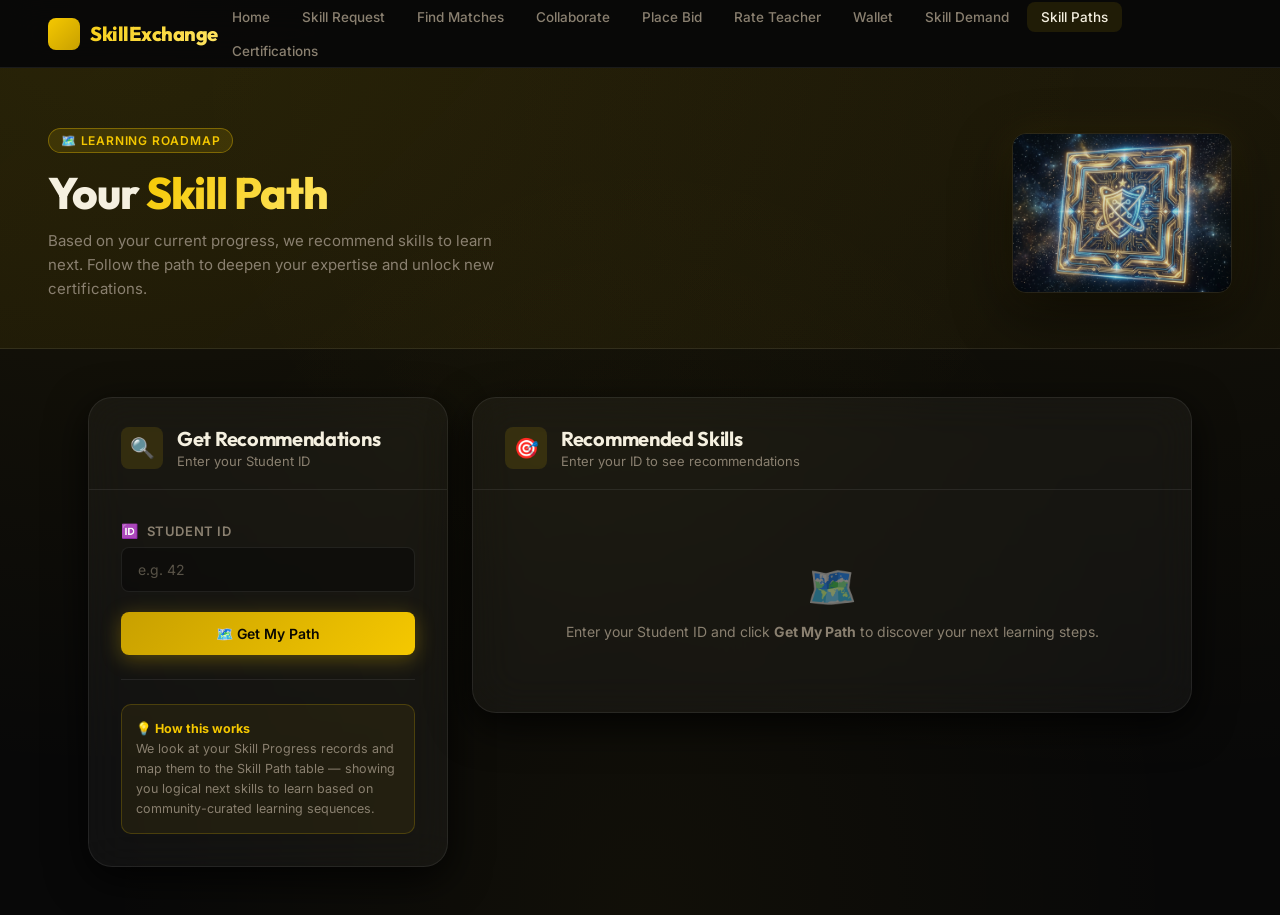
<file: templates/path.html>
<!DOCTYPE html>
<html lang="en">
<head>
  <meta charset="UTF-8">
  <meta name="viewport" content="width=device-width, initial-scale=1.0">
  <title>Skill Paths — SkillExchange</title>
  <link rel="stylesheet" href="/static/style.css">
</head>
<body>
<nav class="navbar">
  <div class="logo"><div class="logo-icon">⚡</div>SkillExchange</div>
  <div class="nav-links">
    <a href="/">Home</a><a href="/add_skill_request_page">Skill Request</a>
    <a href="/match_page">Find Matches</a><a href="/add_collab_page">Collaborate</a>
    <a href="/bid_page">Place Bid</a>
    <a href="/rating_page">Rate Teacher</a><a href="/wallet_page">Wallet</a>
    <a href="/demand_page">Skill Demand</a><a href="/path_page" class="active">Skill Paths</a>
    <a href="/certifications_page">Certifications</a>
  </div>
</nav>

<div class="page-header">
  <div class="page-header-text">
    <div class="tag">🗺️ Learning Roadmap</div>
    <h1>Your <span>Skill Path</span></h1>
    <p>Based on your current progress, we recommend skills to learn next. Follow the path to deepen your expertise and unlock new certifications.</p>
  </div>
  <div class="page-header-image">
    <img src="/static/cert_banner.png" alt="Skill Path">
  </div>
</div>

<div class="page-content">
  <div style="display:grid;grid-template-columns:1fr 2fr;gap:24px;align-items:start;">

    <div class="card">
      <div class="card-header">
        <div class="card-header-icon violet">🔍</div>
        <div><h2>Get Recommendations</h2><p>Enter your Student ID</p></div>
      </div>
      <div class="card-body">
        <div class="form-group">
          <label><span class="label-icon">🆔</span> Student ID</label>
          <input type="number" id="student_id" placeholder="e.g. 42">
        </div>
        <button onclick="getPaths()" class="btn btn-violet btn-full" id="pathBtn">🗺️ Get My Path</button>
        <div class="divider"></div>
        <div style="background:rgba(245,200,0,0.06);border:1px solid rgba(245,200,0,0.20);border-radius:10px;padding:14px;font-size:12.5px;color:var(--text-muted);line-height:1.6;">
          <strong style="color:#f5c800;">💡 How this works</strong><br>
          We look at your Skill Progress records and map them to the Skill Path table — showing you logical next skills to learn based on community-curated learning sequences.
        </div>
      </div>
    </div>

    <div class="card">
      <div class="card-header">
        <div class="card-header-icon violet">🎯</div>
        <div>
          <h2>Recommended Skills</h2>
          <p id="path-count">Enter your ID to see recommendations</p>
        </div>
      </div>
      <div class="card-body">
        <div id="path-empty" class="empty-state">
          <div class="empty-icon">🗺️</div>
          <p>Enter your Student ID and click <strong>Get My Path</strong> to discover your next learning steps.</p>
        </div>
        <div id="path_list" class="path-tags" style="display:none;"></div>

        <div id="path-tip" style="display:none; margin-top: 24px;">
          <div style="background:rgba(34,211,160,0.07);border:1px solid rgba(34,211,160,0.2);border-radius:10px;padding:16px;font-size:13px;color:var(--text-muted);line-height:1.6;">
            <strong style="color:var(--success);">✅ What to do next</strong><br>
            Click <a href="/add_skill_request_page" style="color:#f5c800;text-decoration:none;">Skill Request</a> and post a request for any of these recommended skills. Our matching engine will find teachers for you instantly.
          </div>
        </div>
      </div>
    </div>

  </div>
</div>

<div id="toast"></div>
<script>
function getPaths() {
  const id = document.getElementById('student_id').value;
  if (!id) return;
  const btn = document.getElementById('pathBtn');
  btn.textContent = '⏳ Loading...';
  btn.disabled = true;

  fetch('/skill_path/' + id)
    .then(res => res.json())
    .then(data => {
      btn.textContent = '🗺️ Get My Path';
      btn.disabled = false;

      const container = document.getElementById('path_list');
      const empty = document.getElementById('path-empty');
      const count = document.getElementById('path-count');
      const tip = document.getElementById('path-tip');
      container.innerHTML = '';

      if (!data.length) {
        empty.style.display = 'block';
        container.style.display = 'none';
        tip.style.display = 'none';
        count.textContent = 'No recommendations found';
        return;
      }

      empty.style.display = 'none';
      container.style.display = 'flex';
      tip.style.display = 'block';
      count.textContent = `${data.length} skill${data.length > 1 ? 's' : ''} recommended`;

      const icons = ['🚀','💡','⚡','🎯','🔬','🎨','🛠️','📐','🧠','🌐'];
      data.forEach((skill, i) => {
        const tag = document.createElement('div');
        tag.className = 'path-tag';
        tag.style.animationDelay = `${i * 0.07}s`;
        tag.innerHTML = `
          ${icons[i % icons.length]} ${skill.skill_name}
          <span style="margin-left:8px; font-size:11px; font-weight:600; background:rgba(245,200,0,0.15); color:#f5c800; border-radius:6px; padding:2px 7px;">ID #${skill.skill_id}</span>
        `;
        container.appendChild(tag);
      });
    })
    .catch(() => { btn.textContent = '🗺️ Get My Path'; btn.disabled = false; });
}
</script>
</body>
</html>
</file>
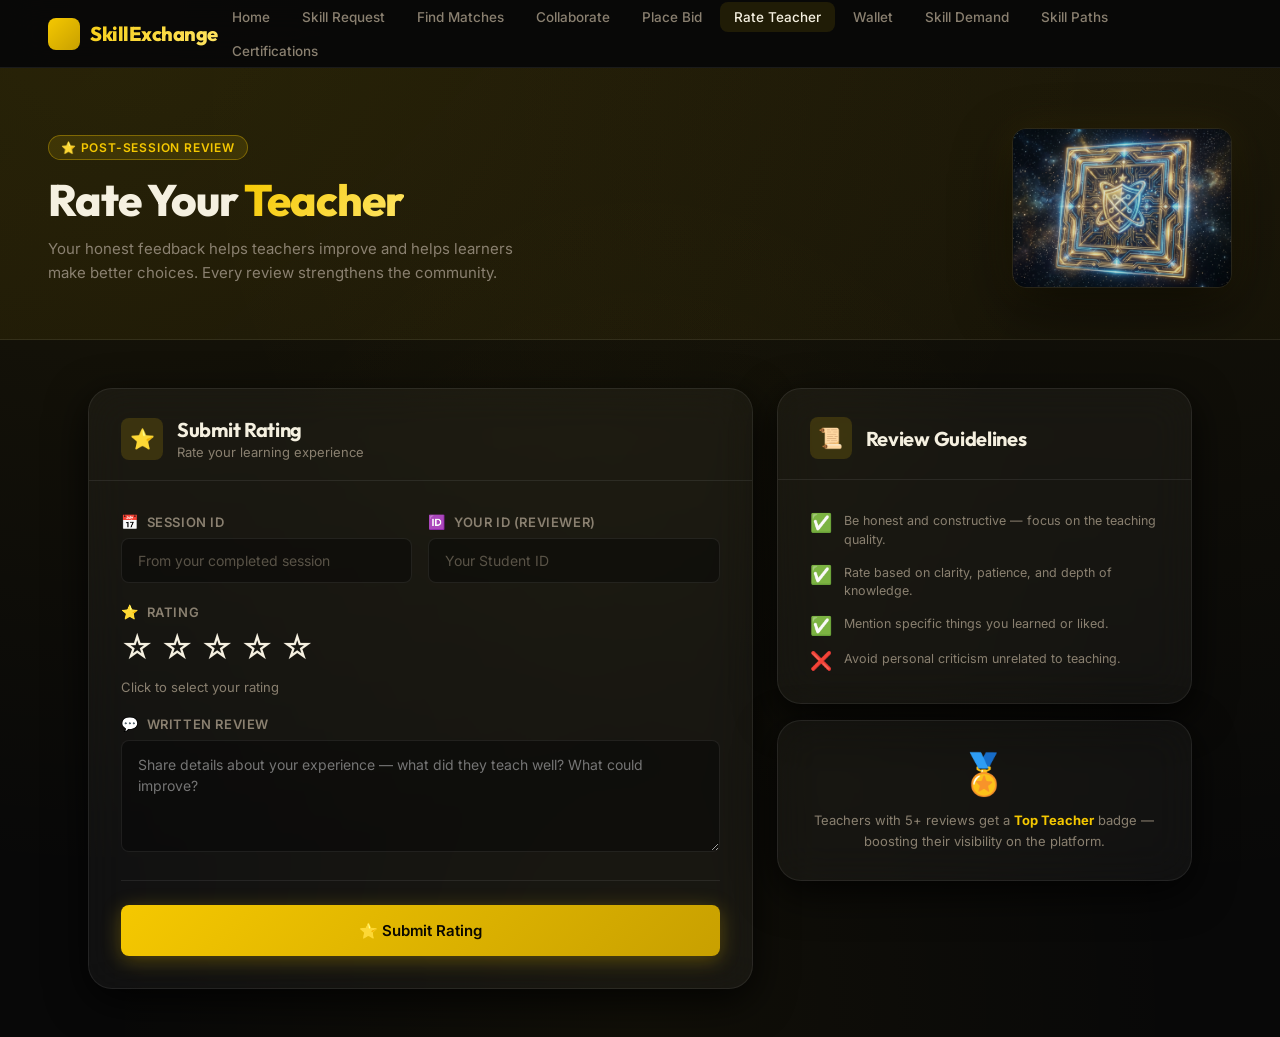
<file: templates/rating.html>
<!DOCTYPE html>
<html lang="en">
<head>
  <meta charset="UTF-8">
  <meta name="viewport" content="width=device-width, initial-scale=1.0">
  <title>Rate Teacher — SkillExchange</title>
  <meta name="description" content="Leave a rating and review for your skill teacher.">
  <link rel="stylesheet" href="/static/style.css">
  <style>
    /* Reverse-order star trick for CSS-only highlight */
    .star-rating { flex-direction: row-reverse; justify-content: flex-end; }
    .star-rating input:checked ~ label { color: var(--accent-gold); }
    .star-rating label:hover,
    .star-rating label:hover ~ label { color: var(--accent-gold); }
  </style>
</head>
<body>

<nav class="navbar">
  <div class="logo"><div class="logo-icon">⚡</div>SkillExchange</div>
  <div class="nav-links">
    <a href="/">Home</a>
    <a href="/add_skill_request_page">Skill Request</a>
    <a href="/match_page">Find Matches</a>
    <a href="/add_collab_page">Collaborate</a>
    <a href="/bid_page">Place Bid</a>
    <a href="/rating_page" class="active">Rate Teacher</a>
    <a href="/wallet_page">Wallet</a>
    <a href="/demand_page">Skill Demand</a>
    <a href="/path_page">Skill Paths</a>
    <a href="/certifications_page">Certifications</a>
  </div>
</nav>

<!-- Page Header -->
<div class="page-header">
  <div class="page-header-text">
    <div class="tag">⭐ Post-Session Review</div>
    <h1>Rate Your <span>Teacher</span></h1>
    <p>Your honest feedback helps teachers improve and helps learners make better choices. Every review strengthens the community.</p>
  </div>
  <div class="page-header-image">
    <img src="/static/cert_banner.png" alt="Rating Illustration">
  </div>
</div>

<div class="page-content">
  <div style="display:grid; grid-template-columns:1.6fr 1fr; gap:24px; align-items:start;">

    <!-- Form -->
    <div class="card">
      <div class="card-header">
        <div class="card-header-icon gold">⭐</div>
        <div><h2>Submit Rating</h2><p>Rate your learning experience</p></div>
      </div>
      <div class="card-body">
        <form action="/rate_teacher" method="POST">

          <div class="form-grid-2">
            <div class="form-group">
              <label><span class="label-icon">📅</span> Session ID</label>
              <input type="number" name="session_id" placeholder="From your completed session" required>
            </div>
            <div class="form-group">
              <label><span class="label-icon">🆔</span> Your ID (Reviewer)</label>
              <input type="number" name="reviewer_id" placeholder="Your Student ID" required>
            </div>
          </div>

          <div class="form-group">
            <label><span class="label-icon">⭐</span> Rating</label>
            <!-- Visual star display (clicks select the hidden select) -->
            <div style="display:flex; gap:8px; margin-bottom:12px;" id="starDisplay">
              <span class="star-vis" data-val="1" style="font-size:32px; cursor:pointer; transition:0.2s;">☆</span>
              <span class="star-vis" data-val="2" style="font-size:32px; cursor:pointer; transition:0.2s;">☆</span>
              <span class="star-vis" data-val="3" style="font-size:32px; cursor:pointer; transition:0.2s;">☆</span>
              <span class="star-vis" data-val="4" style="font-size:32px; cursor:pointer; transition:0.2s;">☆</span>
              <span class="star-vis" data-val="5" style="font-size:32px; cursor:pointer; transition:0.2s;">☆</span>
            </div>
            <select name="rating" id="ratingSelect" style="display:none;">
              <option value="1">1</option>
              <option value="2">2</option>
              <option value="3">3</option>
              <option value="4">4</option>
              <option value="5">5</option>
            </select>
            <p id="ratingLabel" style="font-size:13px; color:var(--text-muted);">Click to select your rating</p>
          </div>

          <div class="form-group">
            <label><span class="label-icon">💬</span> Written Review</label>
            <textarea name="review" placeholder="Share details about your experience — what did they teach well? What could improve?" rows="4"></textarea>
          </div>

          <div class="divider"></div>

          <button type="submit" class="btn btn-primary btn-full btn-lg">
            ⭐ Submit Rating
          </button>

        </form>
      </div>
    </div>

    <!-- Guidelines -->
    <div style="display:flex; flex-direction:column; gap:16px;">
      <div class="card">
        <div class="card-header">
          <div class="card-header-icon blue">📜</div>
          <div><h2>Review Guidelines</h2></div>
        </div>
        <div class="card-body">
          <div style="display:flex; flex-direction:column; gap:14px;">
            <div style="display:flex; gap:12px;"><span style="font-size:18px;">✅</span><p style="font-size:12.5px; color:var(--text-muted); line-height:1.5;">Be honest and constructive — focus on the teaching quality.</p></div>
            <div style="display:flex; gap:12px;"><span style="font-size:18px;">✅</span><p style="font-size:12.5px; color:var(--text-muted); line-height:1.5;">Rate based on clarity, patience, and depth of knowledge.</p></div>
            <div style="display:flex; gap:12px;"><span style="font-size:18px;">✅</span><p style="font-size:12.5px; color:var(--text-muted); line-height:1.5;">Mention specific things you learned or liked.</p></div>
            <div style="display:flex; gap:12px;"><span style="font-size:18px;">❌</span><p style="font-size:12.5px; color:var(--text-muted); line-height:1.5;">Avoid personal criticism unrelated to teaching.</p></div>
          </div>
        </div>
      </div>

      <div class="card">
        <div class="card-body" style="text-align:center; padding:28px;">
          <div style="font-size:40px; margin-bottom:12px;">🏅</div>
          <p style="font-size:13px; color:var(--text-muted); line-height:1.6;">Teachers with 5+ reviews get a <strong style="color:var(--accent-gold);">Top Teacher</strong> badge — boosting their visibility on the platform.</p>
        </div>
      </div>
    </div>

  </div>
</div>

<div id="toast"></div>

<script>
  const ratingLabels = ['', 'Poor', 'Fair', 'Good', 'Great', 'Excellent!'];
  const stars = document.querySelectorAll('.star-vis');
  const select = document.getElementById('ratingSelect');
  const label = document.getElementById('ratingLabel');

  stars.forEach(s => {
    s.addEventListener('mouseenter', () => highlightStars(s.dataset.val));
    s.addEventListener('mouseleave', () => highlightStars(select.value || 0));
    s.addEventListener('click', () => {
      select.value = s.dataset.val;
      label.textContent = ratingLabels[s.dataset.val] + ' — ' + s.dataset.val + '/5';
      label.style.color = 'var(--accent-gold)';
      highlightStars(s.dataset.val);
    });
  });

  function highlightStars(val) {
    stars.forEach(s => {
      s.textContent = parseInt(s.dataset.val) <= parseInt(val) ? '★' : '☆';
      s.style.color = parseInt(s.dataset.val) <= parseInt(val) ? 'var(--accent-gold)' : 'rgba(255,255,255,0.2)';
    });
  }
</script>
</body>
</html>
</file>
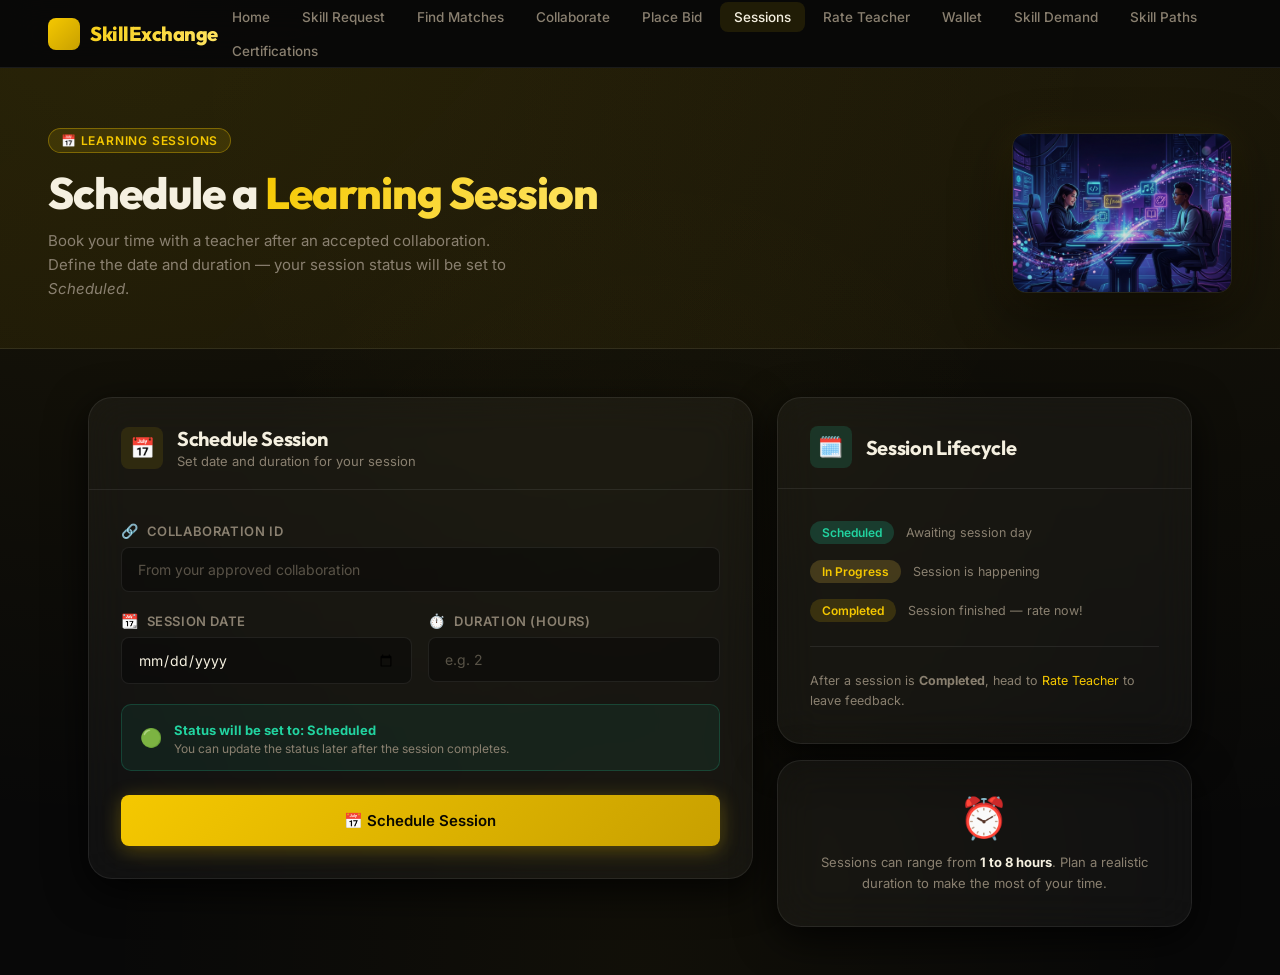
<file: templates/session.html>
<!DOCTYPE html>
<html lang="en">
<head>
  <meta charset="UTF-8">
  <meta name="viewport" content="width=device-width, initial-scale=1.0">
  <title>Schedule Session — SkillExchange</title>
  <meta name="description" content="Schedule your skill learning session with your matched teacher.">
  <link rel="stylesheet" href="/static/style.css">
</head>
<body>

<nav class="navbar">
  <div class="logo"><div class="logo-icon">⚡</div>SkillExchange</div>
  <div class="nav-links">
    <a href="/">Home</a>
    <a href="/add_skill_request_page">Skill Request</a>
    <a href="/match_page">Find Matches</a>
    <a href="/add_collab_page">Collaborate</a>
    <a href="/bid_page">Place Bid</a>
    <a href="/session_page" class="active">Sessions</a>
    <a href="/rating_page">Rate Teacher</a>
    <a href="/wallet_page">Wallet</a>
    <a href="/demand_page">Skill Demand</a>
    <a href="/path_page">Skill Paths</a>
    <a href="/certifications_page">Certifications</a>
  </div>
</nav>

<!-- Page Header -->
<div class="page-header">
  <div class="page-header-text">
    <div class="tag">📅 Learning Sessions</div>
    <h1>Schedule a <span>Learning Session</span></h1>
    <p>Book your time with a teacher after an accepted collaboration. Define the date and duration — your session status will be set to <em>Scheduled</em>.</p>
  </div>
  <div class="page-header-image">
    <img src="/static/hero_banner.png" alt="Session Scheduling">
  </div>
</div>

<div class="page-content">
  <div style="display:grid; grid-template-columns:1.6fr 1fr; gap:24px; align-items:start;">

    <!-- Form -->
    <div class="card">
      <div class="card-header">
        <div class="card-header-icon cyan">📅</div>
        <div><h2>Schedule Session</h2><p>Set date and duration for your session</p></div>
      </div>
      <div class="card-body">
        <form action="/schedule_session" method="POST">

          <div class="form-group">
            <label><span class="label-icon">🔗</span> Collaboration ID</label>
            <input type="number" name="collab_id" placeholder="From your approved collaboration" required>
          </div>

          <div class="form-grid-2">
            <div class="form-group">
              <label><span class="label-icon">📆</span> Session Date</label>
              <input type="date" name="date" required>
            </div>
            <div class="form-group">
              <label><span class="label-icon">⏱️</span> Duration (hours)</label>
              <input type="number" name="duration" placeholder="e.g. 2" min="1" max="8" required>
            </div>
          </div>

          <!-- Status preview -->
          <div style="background:rgba(34,211,160,0.07); border:1px solid rgba(34,211,160,0.2); border-radius:10px; padding:14px 18px; margin-bottom:24px; display:flex; align-items:center; gap:12px;">
            <span style="font-size:18px;">🟢</span>
            <div>
              <strong style="font-size:13px; color:var(--success);">Status will be set to: Scheduled</strong>
              <p style="font-size:12px; color:var(--text-muted); margin-top:2px;">You can update the status later after the session completes.</p>
            </div>
          </div>

          <button type="submit" class="btn btn-primary btn-full btn-lg">
            📅 Schedule Session
          </button>

        </form>
      </div>
    </div>

    <!-- Info panel -->
    <div style="display:flex; flex-direction:column; gap:16px;">
      <div class="card">
        <div class="card-header">
          <div class="card-header-icon green">🗓️</div>
          <div><h2>Session Lifecycle</h2></div>
        </div>
        <div class="card-body">
          <div style="display:flex; flex-direction:column; gap:16px;">
            <div style="display:flex; align-items:center; gap:12px;">
              <span style="background:rgba(34,211,160,0.2); color:var(--success); padding:4px 12px; border-radius:100px; font-size:12px; font-weight:600;">Scheduled</span>
              <span style="font-size:12.5px; color:var(--text-muted);">Awaiting session day</span>
            </div>
            <div style="display:flex; align-items:center; gap:12px;">
              <span style="background:rgba(245,200,66,0.2); color:var(--accent-gold); padding:4px 12px; border-radius:100px; font-size:12px; font-weight:600;">In Progress</span>
              <span style="font-size:12.5px; color:var(--text-muted);">Session is happening</span>
            </div>
            <div style="display:flex; align-items:center; gap:12px;">
              <span style="background:rgba(245,200,0,0.15); color:#f5c800; padding:4px 12px; border-radius:100px; font-size:12px; font-weight:600;">Completed</span>
              <span style="font-size:12.5px; color:var(--text-muted);">Session finished — rate now!</span>
            </div>
          </div>
          <div class="divider"></div>
          <p style="font-size:12.5px; color:var(--text-muted); line-height:1.6;">
            After a session is <strong>Completed</strong>, head to <a href="/rating_page" style="color:#f5c800; text-decoration:none;">Rate Teacher</a> to leave feedback.
          </p>
        </div>
      </div>

      <div class="card">
        <div class="card-body" style="text-align:center;">
          <div style="font-size:40px; margin-bottom:10px;">⏰</div>
          <p style="font-size:13px; color:var(--text-muted); line-height:1.6;">Sessions can range from <strong style="color:var(--text-primary);">1 to 8 hours</strong>. Plan a realistic duration to make the most of your time.</p>
        </div>
      </div>
    </div>

  </div>
</div>

<div id="toast"></div>
</body>
</html>
</file>
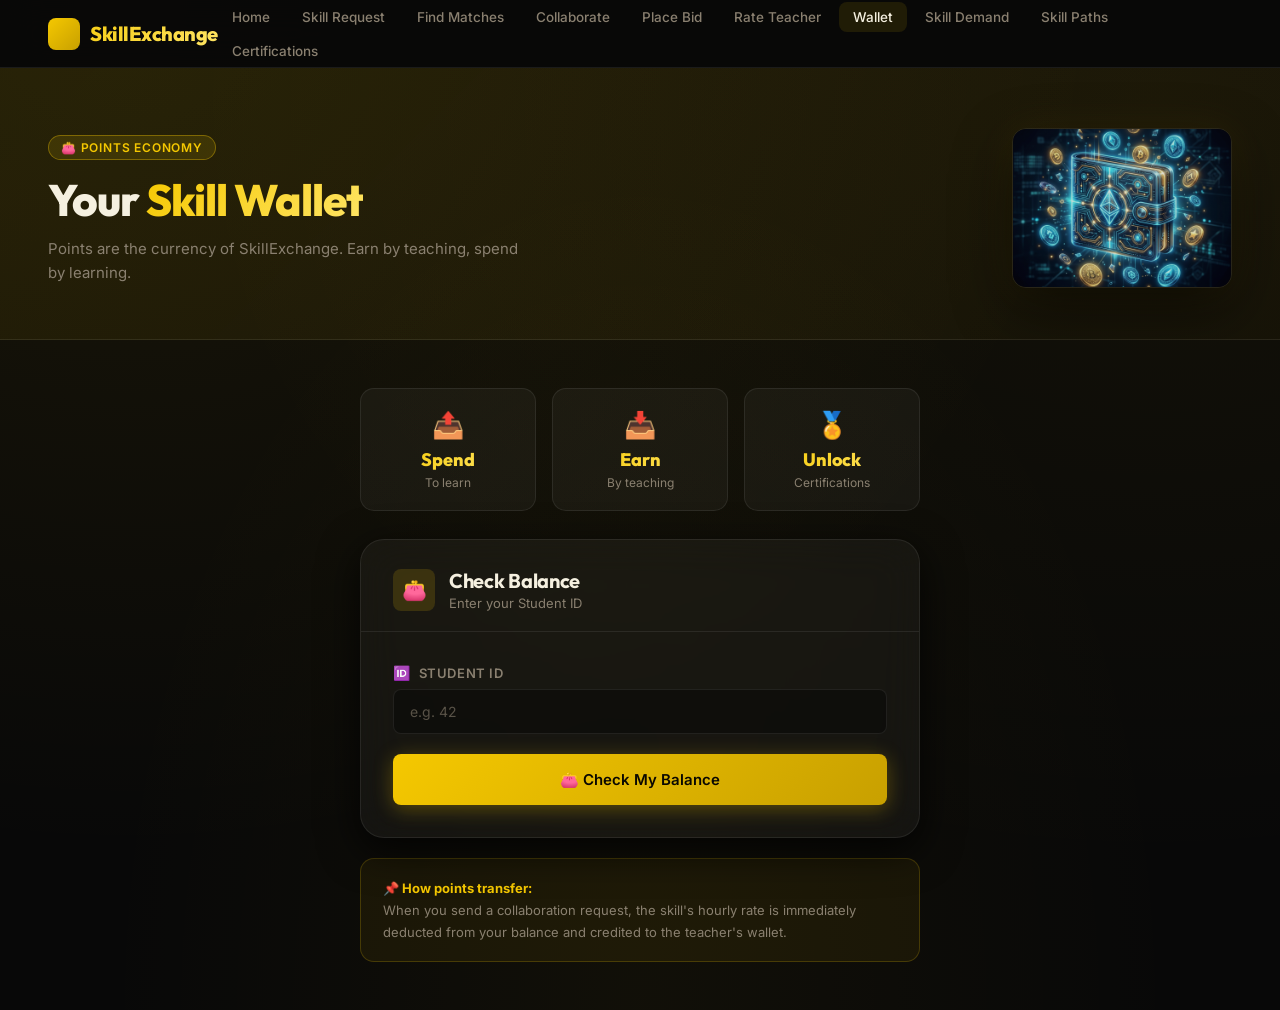
<file: templates/wallet.html>
<!DOCTYPE html>
<html lang="en">
<head>
  <meta charset="UTF-8">
  <meta name="viewport" content="width=device-width, initial-scale=1.0">
  <title>Wallet — SkillExchange</title>
  <link rel="stylesheet" href="/static/style.css">
</head>
<body>
<nav class="navbar">
  <div class="logo"><div class="logo-icon">⚡</div>SkillExchange</div>
  <div class="nav-links">
    <a href="/">Home</a><a href="/add_skill_request_page">Skill Request</a>
    <a href="/match_page">Find Matches</a><a href="/add_collab_page">Collaborate</a>
    <a href="/bid_page">Place Bid</a>
    <a href="/rating_page">Rate Teacher</a><a href="/wallet_page" class="active">Wallet</a>
    <a href="/demand_page">Skill Demand</a><a href="/path_page">Skill Paths</a>
    <a href="/certifications_page">Certifications</a>
  </div>
</nav>

<div class="page-header">
  <div class="page-header-text">
    <div class="tag">👛 Points Economy</div>
    <h1>Your <span>Skill Wallet</span></h1>
    <p>Points are the currency of SkillExchange. Earn by teaching, spend by learning.</p>
  </div>
  <div class="page-header-image">
    <img src="/static/wallet_banner.png" alt="Wallet Illustration">
  </div>
</div>

<div class="page-content">
  <div style="max-width:560px; margin:0 auto;">

    <div class="stats-strip" style="grid-template-columns:repeat(3,1fr); margin-bottom:28px;">
      <div class="stat-card"><div class="stat-icon">📤</div><div class="stat-value" style="font-size:18px;">Spend</div><div class="stat-label">To learn</div></div>
      <div class="stat-card"><div class="stat-icon">📥</div><div class="stat-value" style="font-size:18px;">Earn</div><div class="stat-label">By teaching</div></div>
      <div class="stat-card"><div class="stat-icon">🏅</div><div class="stat-value" style="font-size:18px;">Unlock</div><div class="stat-label">Certifications</div></div>
    </div>

    <div class="card">
      <div class="card-header">
        <div class="card-header-icon gold">👛</div>
        <div><h2>Check Balance</h2><p>Enter your Student ID</p></div>
      </div>
      <div class="card-body">
        <form onsubmit="checkWallet(event)">
          <div class="form-group">
            <label><span class="label-icon">🆔</span> Student ID</label>
            <input type="number" id="wallet_id" placeholder="e.g. 42" required>
          </div>
          <button type="submit" class="btn btn-primary btn-full btn-lg" id="walletBtn">👛 Check My Balance</button>
        </form>

        <div class="wallet-balance-display" id="wallet_result">
          <div class="balance-icon">💰</div>
          <div class="balance-value" id="balance-number">0</div>
          <div class="balance-label">Skill Points Available</div>
          <div style="margin-top:20px;padding-top:20px;border-top:1px solid rgba(255,255,255,0.08);display:flex;gap:16px;">
            <a href="/add_collab_page" class="btn btn-outline" style="flex:1;font-size:13px;">🔗 Collaborate</a>
            <a href="/add_skill_request_page" class="btn btn-primary" style="flex:1;font-size:13px;">🎯 Learn a Skill</a>
          </div>
        </div>
      </div>
    </div>

    <div style="background:rgba(245,200,0,0.06);border:1px solid rgba(245,200,0,0.20);border-radius:var(--radius-md);padding:18px 22px;margin-top:20px;font-size:13px;color:var(--text-muted);line-height:1.7;">
      <strong style="color:#f5c800;">📌 How points transfer:</strong><br>
      When you send a collaboration request, the skill's hourly rate is immediately deducted from your balance and credited to the teacher's wallet.
    </div>
  </div>
</div>

<div id="toast"></div>
<script>
function checkWallet(e) {
  e.preventDefault();
  const id = document.getElementById('wallet_id').value;
  const btn = document.getElementById('walletBtn');
  btn.textContent = '⏳ Fetching...';
  btn.disabled = true;
  fetch(`/wallet/${id}`)
    .then(res => res.json())
    .then(data => {
      btn.textContent = '👛 Check My Balance';
      btn.disabled = false;
      if (data.error) { showToast('❌ ' + data.error, 'error'); return; }
      document.getElementById('balance-number').textContent = data.points_balance ?? 0;
      document.getElementById('wallet_result').classList.add('visible');
    })
    .catch(() => { btn.textContent = '👛 Check My Balance'; btn.disabled = false; showToast('❌ Failed', 'error'); });
}
function showToast(msg, type='success') {
  const t = document.getElementById('toast');
  t.textContent = msg; t.className = `show ${type}`;
  setTimeout(() => t.className = '', 3000);
}
</script>
</body>
</html>
</file>
<file: static/style.css>
/* =====================================================
   SKILL EXCHANGE – Global Design System
   ===================================================== */

@import url('https://fonts.googleapis.com/css2?family=Inter:wght@300;400;500;600;700&family=Outfit:wght@400;600;700;800&display=swap');

:root {
  --bg-primary:   #080808;
  --bg-secondary: #111111;
  --accent-blue:  #f5c800;
  --accent-cyan:  #ffe566;
  --accent-violet:#f5c800;
  --accent-gold:  #f5c800;
  --glass-bg:     rgba(255,255,255,0.04);
  --glass-border: rgba(255,255,255,0.08);
  --text-primary: #f5f0e0;
  --text-muted:   #8a8070;
  --success:      #22d3a0;
  --danger:       #ff5a6e;
  --radius-sm:    8px;
  --radius-md:    14px;
  --radius-lg:    24px;
  --shadow-card:  0 12px 40px rgba(0,0,0,0.8);
  --transition:   0.3s cubic-bezier(0.4,0,0.2,1);
}

*, *::before, *::after { box-sizing: border-box; margin: 0; padding: 0; }

body {
  font-family: 'Inter', sans-serif;
  background: var(--bg-primary);
  color: var(--text-primary);
  min-height: 100vh;
  background-image:
    radial-gradient(ellipse at 10% 0%, rgba(245,200,0,0.08) 0%, transparent 60%),
    radial-gradient(ellipse at 90% 10%, rgba(245,200,0,0.05) 0%, transparent 60%),
    radial-gradient(ellipse at 50% 100%, rgba(245,200,0,0.04) 0%, transparent 60%);
}

/* ── Scrollbar ── */
::-webkit-scrollbar { width: 6px; }
::-webkit-scrollbar-track { background: var(--bg-secondary); }
::-webkit-scrollbar-thumb { background: #f5c800; border-radius: 3px; }

/* =====================================================
   NAVBAR
   ===================================================== */
.navbar {
  display: flex;
  justify-content: space-between;
  align-items: center;
  padding: 0 48px;
  height: 68px;
  background: rgba(8,8,8,0.92);
  backdrop-filter: blur(20px);
  -webkit-backdrop-filter: blur(20px);
  border-bottom: 1px solid var(--glass-border);
  position: sticky;
  top: 0;
  z-index: 100;
}

.logo {
  font-family: 'Outfit', sans-serif;
  font-size: 20px;
  font-weight: 800;
  background: linear-gradient(135deg, #f5c800, #ffe566);
  -webkit-background-clip: text;
  -webkit-text-fill-color: transparent;
  background-clip: text;
  letter-spacing: -0.5px;
  display: flex;
  align-items: center;
  gap: 10px;
}

.logo-icon {
  width: 32px;
  height: 32px;
  background: linear-gradient(135deg, #f5c800, #c8a000);
  border-radius: 8px;
  display: flex;
  align-items: center;
  justify-content: center;
  font-size: 16px;
  flex-shrink: 0;
}

.nav-links {
  display: flex;
  align-items: center;
  gap: 4px;
  flex-wrap: wrap;
}

.nav-links a {
  padding: 7px 14px;
  border-radius: var(--radius-sm);
  text-decoration: none;
  color: var(--text-muted);
  font-size: 13.5px;
  font-weight: 500;
  transition: var(--transition);
  white-space: nowrap;
}

.nav-links a:hover,
.nav-links a.active {
  color: var(--text-primary);
  background: rgba(245,200,0,0.10);
}

/* =====================================================
   PAGE HEADER BANNER
   ===================================================== */
.page-header {
  position: relative;
  overflow: hidden;
  padding: 60px 48px 48px;
  display: flex;
  align-items: center;
  gap: 40px;
}

.page-header::before {
  content: '';
  position: absolute;
  inset: 0;
  background: linear-gradient(135deg, rgba(245,200,0,0.07) 0%, rgba(200,160,0,0.04) 100%);
  border-bottom: 1px solid var(--glass-border);
}

.page-header-text { position: relative; z-index: 1; }

.page-header-text .tag {
  display: inline-flex;
  align-items: center;
  gap: 6px;
  background: rgba(245,200,0,0.12);
  border: 1px solid rgba(245,200,0,0.35);
  color: #f5c800;
  font-size: 12px;
  font-weight: 600;
  padding: 4px 12px;
  border-radius: 100px;
  margin-bottom: 16px;
  text-transform: uppercase;
  letter-spacing: 0.8px;
}

.page-header-text h1 {
  font-family: 'Outfit', sans-serif;
  font-size: clamp(28px, 4vw, 44px);
  font-weight: 800;
  line-height: 1.1;
  margin-bottom: 12px;
  letter-spacing: -1px;
}

.page-header-text h1 span {
  background: linear-gradient(135deg, #f5c800, #ffe566);
  -webkit-background-clip: text;
  -webkit-text-fill-color: transparent;
  background-clip: text;
}

.page-header-text p {
  color: var(--text-muted);
  font-size: 15px;
  line-height: 1.6;
  max-width: 480px;
}

.page-header-image {
  position: relative;
  z-index: 1;
  flex-shrink: 0;
  margin-left: auto;
}

.page-header-image img {
  width: 220px;
  height: 160px;
  object-fit: cover;
  border-radius: var(--radius-md);
  border: 1px solid var(--glass-border);
  box-shadow: 0 20px 60px rgba(0,0,0,0.7), 0 0 40px rgba(245,200,0,0.10);
  opacity: 0.85;
}

/* =====================================================
   MAIN LAYOUT CONTENT
   ===================================================== */
.page-content {
  padding: 48px;
  max-width: 1200px;
  margin: 0 auto;
}

/* =====================================================
   GLASS CARD
   ===================================================== */
.card {
  background: var(--glass-bg);
  border: 1px solid var(--glass-border);
  border-radius: var(--radius-lg);
  backdrop-filter: blur(20px);
  -webkit-backdrop-filter: blur(20px);
  box-shadow: var(--shadow-card);
  overflow: hidden;
}

.card-header {
  padding: 28px 32px 20px;
  border-bottom: 1px solid var(--glass-border);
  display: flex;
  align-items: center;
  gap: 14px;
}

.card-header-icon {
  width: 42px;
  height: 42px;
  border-radius: var(--radius-sm);
  display: flex;
  align-items: center;
  justify-content: center;
  font-size: 20px;
  flex-shrink: 0;
}

.card-header-icon.blue   { background: rgba(245,200,0,0.15); }
.card-header-icon.violet { background: rgba(245,200,0,0.12); }
.card-header-icon.gold   { background: rgba(245,200,0,0.15); }
.card-header-icon.cyan   { background: rgba(245,200,0,0.10); }
.card-header-icon.green  { background: rgba(34,211,160,0.15); }

.card-header h2 {
  font-family: 'Outfit', sans-serif;
  font-size: 20px;
  font-weight: 700;
  letter-spacing: -0.3px;
}

.card-header p {
  color: var(--text-muted);
  font-size: 13px;
  margin-top: 2px;
}

.card-body { padding: 32px; }

/* =====================================================
   FORM ELEMENTS
   ===================================================== */
.form-group {
  margin-bottom: 20px;
}

.form-group label {
  display: flex;
  align-items: center;
  gap: 8px;
  font-size: 13px;
  font-weight: 600;
  color: var(--text-muted);
  text-transform: uppercase;
  letter-spacing: 0.6px;
  margin-bottom: 8px;
}

.form-group label .label-icon { font-size: 14px; }

input[type="text"],
input[type="number"],
input[type="date"],
select,
textarea {
  width: 100%;
  padding: 13px 16px;
  background: rgba(0,0,0,0.35);
  border: 1px solid rgba(255,255,255,0.08);
  border-radius: var(--radius-sm);
  color: var(--text-primary);
  font-size: 14px;
  font-family: 'Inter', sans-serif;
  transition: var(--transition);
  outline: none;
  appearance: none;
  -webkit-appearance: none;
}

input:focus, select:focus, textarea:focus {
  border-color: #f5c800;
  background: rgba(245,200,0,0.05);
  box-shadow: 0 0 0 3px rgba(245,200,0,0.12);
}

input::placeholder { color: var(--text-muted); opacity: 0.6; }

select option { background: #111111; color: var(--text-primary); }

textarea { resize: vertical; min-height: 90px; line-height: 1.5; }

/* Two-column grid for forms */
.form-grid-2 {
  display: grid;
  grid-template-columns: 1fr 1fr;
  gap: 16px;
}

/* Star rating */
.star-rating {
  display: flex;
  gap: 6px;
}

.star-rating input { display: none; }

.star-rating label {
  font-size: 28px;
  color: rgba(255,255,255,0.15);
  cursor: pointer;
  transition: var(--transition);
  text-transform: none;
  letter-spacing: 0;
}

.star-rating input:checked ~ label,
.star-rating label:hover,
.star-rating label:hover ~ label {
  color: var(--accent-gold);
}

/* =====================================================
   BUTTONS
   ===================================================== */
.btn {
  display: inline-flex;
  align-items: center;
  justify-content: center;
  gap: 8px;
  padding: 13px 26px;
  border: none;
  border-radius: var(--radius-sm);
  font-size: 14px;
  font-weight: 600;
  font-family: 'Inter', sans-serif;
  cursor: pointer;
  transition: var(--transition);
  text-decoration: none;
  white-space: nowrap;
}

.btn-primary {
  background: linear-gradient(135deg, #f5c800, #c8a000);
  color: #0a0800;
  box-shadow: 0 4px 20px rgba(245,200,0,0.30);
}

.btn-primary:hover {
  transform: translateY(-2px);
  box-shadow: 0 8px 28px rgba(245,200,0,0.50);
}

.btn-primary:active { transform: translateY(0); }

.btn-outline {
  background: transparent;
  color: #f5c800;
  border: 1px solid rgba(245,200,0,0.45);
}

.btn-outline:hover {
  background: rgba(245,200,0,0.08);
  border-color: #f5c800;
}

.btn-violet {
  background: linear-gradient(135deg, #c8a000, #f5c800);
  color: #0a0800;
  box-shadow: 0 4px 20px rgba(245,200,0,0.30);
}

.btn-violet:hover {
  transform: translateY(-2px);
  box-shadow: 0 8px 28px rgba(245,200,0,0.50);
}

.btn-full { width: 100%; }

.btn-lg { padding: 16px 32px; font-size: 15px; }

/* "Loading" spinner inside button */
.btn .spinner {
  width: 14px;
  height: 14px;
  border: 2px solid rgba(255,255,255,0.3);
  border-top-color: #fff;
  border-radius: 50%;
  animation: spin 0.7s linear infinite;
  display: none;
}

@keyframes spin { to { transform: rotate(360deg); } }

/* =====================================================
   RESULT LISTS / CARDS
   ===================================================== */
.result-section {
  margin-top: 32px;
}

.result-section h3 {
  font-family: 'Outfit', sans-serif;
  font-size: 16px;
  font-weight: 700;
  color: var(--text-muted);
  text-transform: uppercase;
  letter-spacing: 0.8px;
  margin-bottom: 16px;
  display: flex;
  align-items: center;
  gap: 8px;
}

.result-section h3::after {
  content: '';
  flex: 1;
  height: 1px;
  background: var(--glass-border);
}

.result-list {
  list-style: none;
  display: flex;
  flex-direction: column;
  gap: 10px;
}

.result-list li,
.result-card {
  background: rgba(255,255,255,0.04);
  border: 1px solid var(--glass-border);
  border-radius: var(--radius-md);
  padding: 16px 20px;
  display: flex;
  align-items: center;
  gap: 14px;
  transition: var(--transition);
  animation: fadeSlideIn 0.4s ease both;
}

.result-list li:hover,
.result-card:hover {
  background: rgba(245,200,0,0.06);
  border-color: rgba(245,200,0,0.25);
  transform: translateX(4px);
}

.result-card-icon {
  width: 38px;
  height: 38px;
  border-radius: 10px;
  background: rgba(245,200,0,0.12);
  display: flex;
  align-items: center;
  justify-content: center;
  font-size: 18px;
  flex-shrink: 0;
}

.result-card-body { flex: 1; }
.result-card-body strong { display: block; font-size: 14px; font-weight: 600; margin-bottom: 2px; }
.result-card-body span  { font-size: 12.5px; color: var(--text-muted); }

.result-badge {
  padding: 4px 10px;
  border-radius: 100px;
  font-size: 11px;
  font-weight: 600;
  background: rgba(245,200,0,0.12);
  color: #f5c800;
  white-space: nowrap;
  flex-shrink: 0;
}

.result-badge.gold   { background: rgba(245,200,0,0.15); color: #f5c800; }
.result-badge.green  { background: rgba(34,211,160,0.15); color: var(--success); }
.result-badge.violet { background: rgba(245,200,0,0.12); color: #f5c800; }

@keyframes fadeSlideIn {
  from { opacity: 0; transform: translateY(10px); }
  to   { opacity: 1; transform: translateY(0); }
}

/* =====================================================
   INFO STATS STRIP
   ===================================================== */
.stats-strip {
  display: grid;
  grid-template-columns: repeat(auto-fit, minmax(140px, 1fr));
  gap: 16px;
  margin-bottom: 32px;
}

.stat-card {
  background: var(--glass-bg);
  border: 1px solid var(--glass-border);
  border-radius: var(--radius-md);
  padding: 20px;
  text-align: center;
}

.stat-card .stat-icon { font-size: 26px; margin-bottom: 8px; }
.stat-card .stat-value {
  font-family: 'Outfit', sans-serif;
  font-size: 24px;
  font-weight: 800;
  background: linear-gradient(135deg, #f5c800, #ffe566);
  -webkit-background-clip: text;
  -webkit-text-fill-color: transparent;
  background-clip: text;
}
.stat-card .stat-label { font-size: 12px; color: var(--text-muted); margin-top: 4px; }

/* =====================================================
   TOAST NOTIFICATION
   ===================================================== */
#toast {
  position: fixed;
  bottom: 28px;
  left: 50%;
  transform: translateX(-50%) translateY(40px);
  background: rgba(12,15,30,0.95);
  border: 1px solid var(--glass-border);
  border-radius: var(--radius-md);
  padding: 14px 24px;
  font-size: 14px;
  font-weight: 500;
  color: var(--text-primary);
  backdrop-filter: blur(20px);
  box-shadow: 0 8px 32px rgba(0,0,0,0.5);
  opacity: 0;
  transition: all 0.4s cubic-bezier(0.4,0,0.2,1);
  z-index: 999;
  display: flex;
  align-items: center;
  gap: 10px;
}

#toast.show {
  opacity: 1;
  transform: translateX(-50%) translateY(0);
}

#toast.success { border-color: rgba(34,211,160,0.4); }
#toast.error   { border-color: rgba(255,90,110,0.4); }

/* =====================================================
   HOME PAGE — Hero
   ===================================================== */
.hero {
  min-height: calc(100vh - 68px);
  display: flex;
  flex-direction: column;
  align-items: center;
  justify-content: center;
  text-align: center;
  padding: 60px 32px;
  position: relative;
  overflow: hidden;
}

.hero-bg-image {
  position: absolute;
  inset: 0;
  width: 100%;
  height: 100%;
  object-fit: cover;
  opacity: 0.18;
  filter: blur(2px);
}

.hero-content { position: relative; z-index: 1; max-width: 720px; }

.hero-badge {
  display: inline-flex;
  align-items: center;
  gap: 8px;
  background: rgba(245,200,0,0.10);
  border: 1px solid rgba(245,200,0,0.35);
  color: #f5c800;
  font-size: 13px;
  font-weight: 600;
  padding: 6px 16px;
  border-radius: 100px;
  margin-bottom: 28px;
  animation: fadeSlideIn 0.6s ease both;
}

.hero h1 {
  font-family: 'Outfit', sans-serif;
  font-size: clamp(40px, 6vw, 72px);
  font-weight: 800;
  line-height: 1.05;
  letter-spacing: -2px;
  margin-bottom: 20px;
  animation: fadeSlideIn 0.6s 0.1s ease both;
}

.hero h1 .gradient-text {
  background: linear-gradient(135deg, #f5c800, #ffe566, #c8a000);
  -webkit-background-clip: text;
  -webkit-text-fill-color: transparent;
  background-clip: text;
}

.hero p {
  font-size: 17px;
  color: var(--text-muted);
  line-height: 1.7;
  max-width: 520px;
  margin: 0 auto 40px;
  animation: fadeSlideIn 0.6s 0.2s ease both;
}

.hero-actions {
  display: flex;
  gap: 14px;
  justify-content: center;
  flex-wrap: wrap;
  animation: fadeSlideIn 0.6s 0.3s ease both;
}

.feature-grid {
  display: grid;
  grid-template-columns: repeat(auto-fit, minmax(180px, 1fr));
  gap: 16px;
  padding: 48px;
  max-width: 1200px;
  margin: 0 auto;
}

.feature-card {
  background: var(--glass-bg);
  border: 1px solid var(--glass-border);
  border-radius: var(--radius-md);
  padding: 24px;
  text-align: center;
  transition: var(--transition);
  cursor: pointer;
  text-decoration: none;
  color: inherit;
  display: block;
}

.feature-card:hover {
  background: rgba(245,200,0,0.07);
  border-color: rgba(245,200,0,0.30);
  transform: translateY(-4px);
  box-shadow: 0 16px 40px rgba(0,0,0,0.4);
}

.feature-card .feature-icon {
  font-size: 32px;
  margin-bottom: 14px;
  display: block;
}

.feature-card h3 {
  font-family: 'Outfit', sans-serif;
  font-size: 15px;
  font-weight: 700;
  margin-bottom: 6px;
}

.feature-card p {
  font-size: 12.5px;
  color: var(--text-muted);
  line-height: 1.5;
}

/* =====================================================
   WALLET BALANCE DISPLAY
   ===================================================== */
.wallet-balance-display {
  text-align: center;
  padding: 32px;
  background: linear-gradient(135deg, rgba(245,200,0,0.10), rgba(200,160,0,0.06));
  border: 1px solid rgba(245,200,66,0.2);
  border-radius: var(--radius-md);
  margin-top: 24px;
  display: none;
  animation: fadeSlideIn 0.4s ease both;
}

.wallet-balance-display.visible { display: block; }

.wallet-balance-display .balance-icon { font-size: 40px; margin-bottom: 12px; }

.wallet-balance-display .balance-value {
  font-family: 'Outfit', sans-serif;
  font-size: 52px;
  font-weight: 800;
  background: linear-gradient(135deg, var(--accent-gold), #ffdeaa);
  -webkit-background-clip: text;
  -webkit-text-fill-color: transparent;
  background-clip: text;
  line-height: 1;
}

.wallet-balance-display .balance-label {
  font-size: 13px;
  color: var(--text-muted);
  margin-top: 6px;
  text-transform: uppercase;
  letter-spacing: 1px;
}

/* =====================================================
   DEMAND BAR CHART
   ===================================================== */
.demand-bar-wrap {
  display: flex;
  flex-direction: column;
  gap: 12px;
  margin-top: 8px;
}

.demand-bar-item {
  display: flex;
  align-items: center;
  gap: 14px;
  animation: fadeSlideIn 0.4s ease both;
}

.demand-bar-item .bar-label {
  min-width: 120px;
  font-size: 13px;
  font-weight: 500;
  text-align: right;
}

.demand-bar-item .bar-track {
  flex: 1;
  height: 10px;
  background: rgba(255,255,255,0.06);
  border-radius: 100px;
  overflow: hidden;
}

.demand-bar-item .bar-fill {
  height: 100%;
  border-radius: 100px;
  background: linear-gradient(90deg, #c8a000, #f5c800);
  transition: width 0.8s cubic-bezier(0.4,0,0.2,1);
}

.demand-bar-item .bar-count {
  font-size: 12px;
  color: var(--text-muted);
  min-width: 60px;
}

/* =====================================================
   SKILL PATH — TAG CLOUD
   ===================================================== */
.path-tags {
  display: flex;
  flex-wrap: wrap;
  gap: 10px;
  margin-top: 8px;
}

.path-tag {
  display: inline-flex;
  align-items: center;
  gap: 6px;
  padding: 8px 16px;
  background: rgba(245,200,0,0.10);
  border: 1px solid rgba(245,200,0,0.30);
  border-radius: 100px;
  font-size: 13px;
  font-weight: 500;
  color: #f5c800;
  animation: fadeSlideIn 0.4s ease both;
  transition: var(--transition);
}

.path-tag:hover {
  background: rgba(245,200,0,0.18);
  transform: scale(1.03);
}

/* =====================================================
   EMPTY STATE
   ===================================================== */
.empty-state {
  text-align: center;
  padding: 40px 20px;
  color: var(--text-muted);
}

.empty-state .empty-icon { font-size: 40px; margin-bottom: 12px; opacity: 0.5; }
.empty-state p { font-size: 14px; }

/* =====================================================
   DIVIDER
   ===================================================== */
.divider {
  height: 1px;
  background: var(--glass-border);
  margin: 24px 0;
}

/* =====================================================
   RESPONSIVE
   ===================================================== */
@media (max-width: 768px) {
  .navbar { padding: 0 20px; }
  .nav-links { display: none; }
  .page-header { padding: 32px 20px; flex-direction: column; }
  .page-header-image { margin-left: 0; }
  .page-header-image img { width: 100%; height: 140px; }
  .page-content { padding: 24px 20px; }
  .card-body { padding: 20px; }
  .form-grid-2 { grid-template-columns: 1fr; }
  .hero { padding: 40px 20px; }
  .feature-grid { padding: 24px 20px; }
}
</file>
